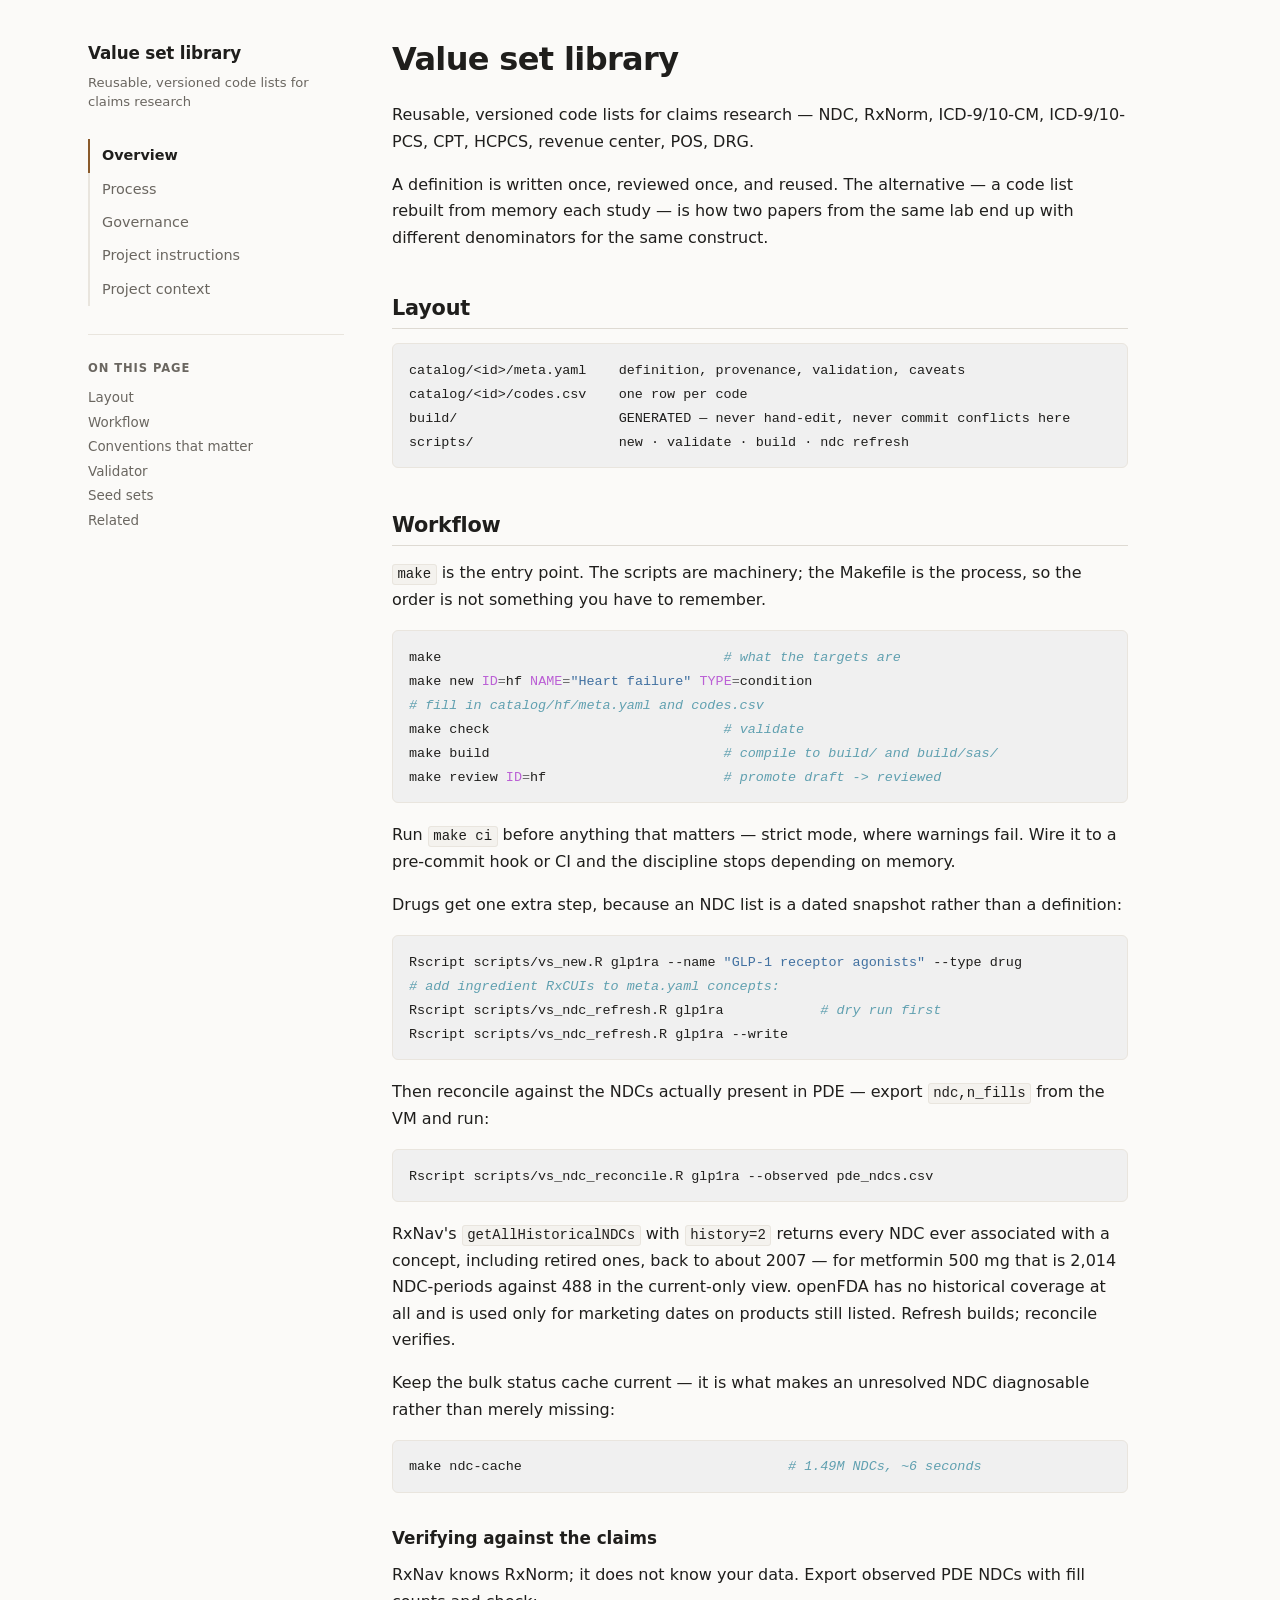
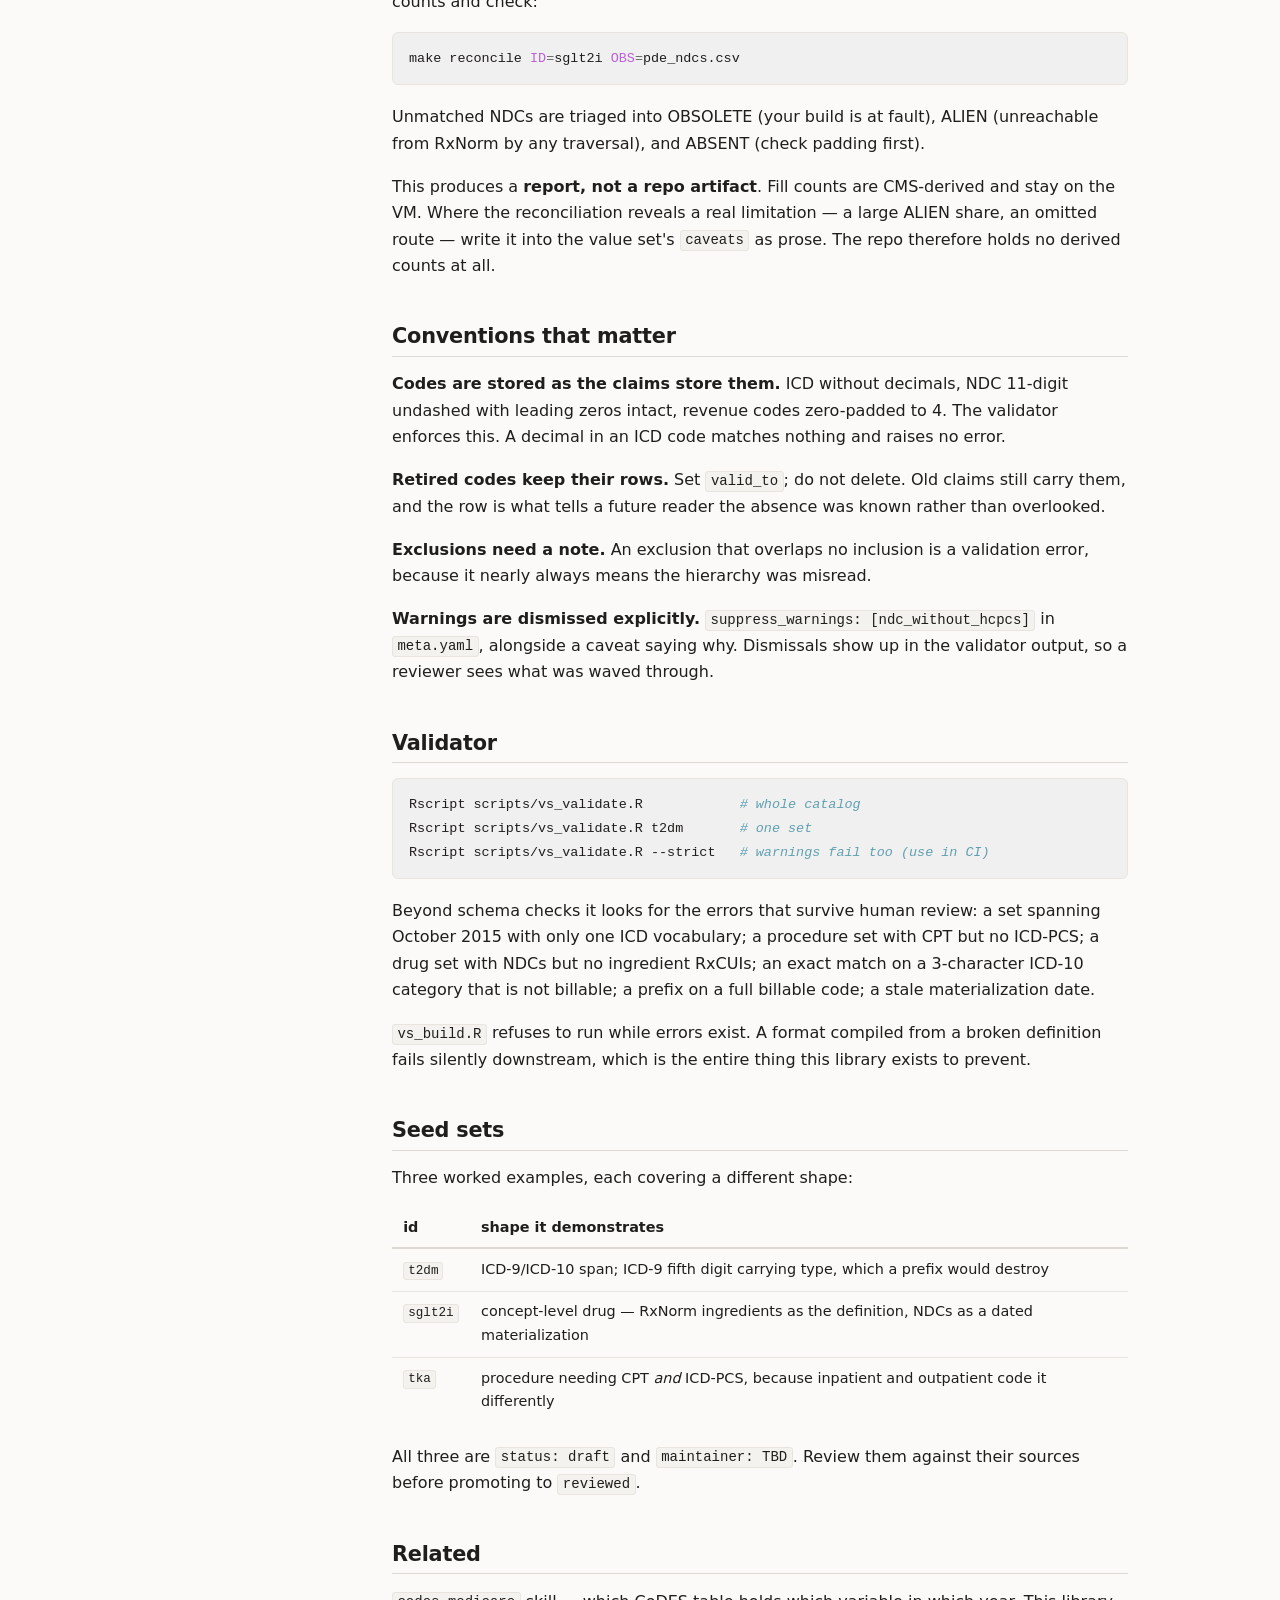
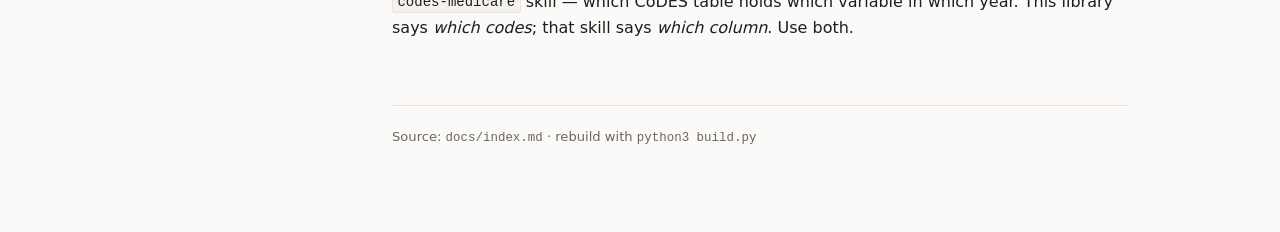
<file: index.html>
<!doctype html>
<html lang="en">
<head>
<meta charset="utf-8">
<meta name="viewport" content="width=device-width, initial-scale=1">
<title>Value set library</title>
<meta name="description" content="Reusable, versioned code lists for claims research — NDC, RxNorm, ICD-9/10-CM,">
<link rel="stylesheet" href="assets/style.css">
<link rel="stylesheet" href="assets/highlight.css">
<link rel="icon" href="data:image/svg+xml,<svg xmlns='http://www.w3.org/2000/svg' viewBox='0 0 16 16'><text y='13' font-size='14'>&#128203;</text></svg>">
</head>
<body>
<a class="skip" href="#main">Skip to content</a>
<div class="layout">
<header class="sidebar">
  <div class="brand">
    <a href="index.html">Value set library</a>
    <p>Reusable, versioned code lists for claims research</p>
  </div>
  <nav class="site-nav" aria-label="Site">
    <ul>
      <li><a href="index.html" class="current" aria-current="page">Overview</a></li>
      <li><a href="process.html">Process</a></li>
      <li><a href="governance.html">Governance</a></li>
      <li><a href="project-instructions.html">Project instructions</a></li>
      <li><a href="project-context.html">Project context</a></li>
    </ul>
  </nav>
  <nav class="page-toc" aria-label="On this page">
    <h2>On this page</h2>
    <ul>
      <li><a href="#layout">Layout</a></li>
      <li><a href="#workflow">Workflow</a></li>
      <li><a href="#conventions-that-matter">Conventions that matter</a></li>
      <li><a href="#validator">Validator</a></li>
      <li><a href="#seed-sets">Seed sets</a></li>
      <li><a href="#related">Related</a></li>
    </ul>
  </nav>

</header>
<main id="main">
  <article class="prose">
<h1 id="value-set-library">Value set library<a class="headerlink" href="#value-set-library" title="Link to this section">#</a></h1>
<p>Reusable, versioned code lists for claims research — NDC, RxNorm, ICD-9/10-CM,
ICD-9/10-PCS, CPT, HCPCS, revenue center, POS, DRG.</p>
<p>A definition is written once, reviewed once, and reused. The alternative — a
code list rebuilt from memory each study — is how two papers from the same lab
end up with different denominators for the same construct.</p>
<h2 id="layout">Layout<a class="headerlink" href="#layout" title="Link to this section">#</a></h2>
<div class="codehilite"><pre><span></span><code>catalog/&lt;id&gt;/meta.yaml    definition, provenance, validation, caveats
catalog/&lt;id&gt;/codes.csv    one row per code
build/                    GENERATED — never hand-edit, never commit conflicts here
scripts/                  new · validate · build · ndc refresh
</code></pre></div>

<h2 id="workflow">Workflow<a class="headerlink" href="#workflow" title="Link to this section">#</a></h2>
<p><code>make</code> is the entry point. The scripts are machinery; the Makefile is the
process, so the order is not something you have to remember.</p>
<div class="codehilite"><pre><span></span><code>make<span class="w">                                   </span><span class="c1"># what the targets are</span>
make<span class="w"> </span>new<span class="w"> </span><span class="nv">ID</span><span class="o">=</span>hf<span class="w"> </span><span class="nv">NAME</span><span class="o">=</span><span class="s2">"Heart failure"</span><span class="w"> </span><span class="nv">TYPE</span><span class="o">=</span>condition
<span class="c1"># fill in catalog/hf/meta.yaml and codes.csv</span>
make<span class="w"> </span>check<span class="w">                             </span><span class="c1"># validate</span>
make<span class="w"> </span>build<span class="w">                             </span><span class="c1"># compile to build/ and build/sas/</span>
make<span class="w"> </span>review<span class="w"> </span><span class="nv">ID</span><span class="o">=</span>hf<span class="w">                      </span><span class="c1"># promote draft -&gt; reviewed</span>
</code></pre></div>

<p>Run <code>make ci</code> before anything that matters — strict mode, where warnings fail.
Wire it to a pre-commit hook or CI and the discipline stops depending on
memory.</p>
<p>Drugs get one extra step, because an NDC list is a dated snapshot rather than a
definition:</p>
<div class="codehilite"><pre><span></span><code>Rscript<span class="w"> </span>scripts/vs_new.R<span class="w"> </span>glp1ra<span class="w"> </span>--name<span class="w"> </span><span class="s2">"GLP-1 receptor agonists"</span><span class="w"> </span>--type<span class="w"> </span>drug
<span class="c1"># add ingredient RxCUIs to meta.yaml concepts:</span>
Rscript<span class="w"> </span>scripts/vs_ndc_refresh.R<span class="w"> </span>glp1ra<span class="w">            </span><span class="c1"># dry run first</span>
Rscript<span class="w"> </span>scripts/vs_ndc_refresh.R<span class="w"> </span>glp1ra<span class="w"> </span>--write
</code></pre></div>

<p>Then reconcile against the NDCs actually present in PDE — export
<code>ndc,n_fills</code> from the VM and run:</p>
<div class="codehilite"><pre><span></span><code>Rscript<span class="w"> </span>scripts/vs_ndc_reconcile.R<span class="w"> </span>glp1ra<span class="w"> </span>--observed<span class="w"> </span>pde_ndcs.csv
</code></pre></div>

<p>RxNav's <code>getAllHistoricalNDCs</code> with <code>history=2</code> returns every NDC ever
associated with a concept, including retired ones, back to about 2007 — for
metformin 500 mg that is 2,014 NDC-periods against 488 in the current-only
view. openFDA has no historical coverage at all and is used only for marketing
dates on products still listed. Refresh builds; reconcile verifies.</p>
<p>Keep the bulk status cache current — it is what makes an unresolved NDC
diagnosable rather than merely missing:</p>
<div class="codehilite"><pre><span></span><code>make<span class="w"> </span>ndc-cache<span class="w">                                 </span><span class="c1"># 1.49M NDCs, ~6 seconds</span>
</code></pre></div>

<h3 id="verifying-against-the-claims">Verifying against the claims<a class="headerlink" href="#verifying-against-the-claims" title="Link to this section">#</a></h3>
<p>RxNav knows RxNorm; it does not know your data. Export observed PDE NDCs with
fill counts and check:</p>
<div class="codehilite"><pre><span></span><code>make<span class="w"> </span>reconcile<span class="w"> </span><span class="nv">ID</span><span class="o">=</span>sglt2i<span class="w"> </span><span class="nv">OBS</span><span class="o">=</span>pde_ndcs.csv
</code></pre></div>

<p>Unmatched NDCs are triaged into OBSOLETE (your build is at fault), ALIEN
(unreachable from RxNorm by any traversal), and ABSENT (check padding first).</p>
<p>This produces a <strong>report, not a repo artifact</strong>. Fill counts are CMS-derived
and stay on the VM. Where the reconciliation reveals a real limitation — a
large ALIEN share, an omitted route — write it into the value set's <code>caveats</code>
as prose. The repo therefore holds no derived counts at all.</p>
<h2 id="conventions-that-matter">Conventions that matter<a class="headerlink" href="#conventions-that-matter" title="Link to this section">#</a></h2>
<p><strong>Codes are stored as the claims store them.</strong> ICD without decimals, NDC
11-digit undashed with leading zeros intact, revenue codes zero-padded to 4.
The validator enforces this. A decimal in an ICD code matches nothing and
raises no error.</p>
<p><strong>Retired codes keep their rows.</strong> Set <code>valid_to</code>; do not delete. Old claims
still carry them, and the row is what tells a future reader the absence was
known rather than overlooked.</p>
<p><strong>Exclusions need a note.</strong> An exclusion that overlaps no inclusion is a
validation error, because it nearly always means the hierarchy was misread.</p>
<p><strong>Warnings are dismissed explicitly.</strong> <code>suppress_warnings: [ndc_without_hcpcs]</code>
in <code>meta.yaml</code>, alongside a caveat saying why. Dismissals show up in the
validator output, so a reviewer sees what was waved through.</p>
<h2 id="validator">Validator<a class="headerlink" href="#validator" title="Link to this section">#</a></h2>
<div class="codehilite"><pre><span></span><code>Rscript<span class="w"> </span>scripts/vs_validate.R<span class="w">            </span><span class="c1"># whole catalog</span>
Rscript<span class="w"> </span>scripts/vs_validate.R<span class="w"> </span>t2dm<span class="w">       </span><span class="c1"># one set</span>
Rscript<span class="w"> </span>scripts/vs_validate.R<span class="w"> </span>--strict<span class="w">   </span><span class="c1"># warnings fail too (use in CI)</span>
</code></pre></div>

<p>Beyond schema checks it looks for the errors that survive human review: a set
spanning October 2015 with only one ICD vocabulary; a procedure set with CPT
but no ICD-PCS; a drug set with NDCs but no ingredient RxCUIs; an exact match
on a 3-character ICD-10 category that is not billable; a prefix on a full
billable code; a stale materialization date.</p>
<p><code>vs_build.R</code> refuses to run while errors exist. A format compiled from a
broken definition fails silently downstream, which is the entire thing this
library exists to prevent.</p>
<h2 id="seed-sets">Seed sets<a class="headerlink" href="#seed-sets" title="Link to this section">#</a></h2>
<p>Three worked examples, each covering a different shape:</p>
<div class="table-scroll"><table>
<thead>
<tr>
<th>id</th>
<th>shape it demonstrates</th>
</tr>
</thead>
<tbody>
<tr>
<td><code>t2dm</code></td>
<td>ICD-9/ICD-10 span; ICD-9 fifth digit carrying type, which a prefix would destroy</td>
</tr>
<tr>
<td><code>sglt2i</code></td>
<td>concept-level drug — RxNorm ingredients as the definition, NDCs as a dated materialization</td>
</tr>
<tr>
<td><code>tka</code></td>
<td>procedure needing CPT <em>and</em> ICD-PCS, because inpatient and outpatient code it differently</td>
</tr>
</tbody>
</table></div>
<p>All three are <code>status: draft</code> and <code>maintainer: TBD</code>. Review them against their
sources before promoting to <code>reviewed</code>.</p>
<h2 id="related">Related<a class="headerlink" href="#related" title="Link to this section">#</a></h2>
<p><code>codes-medicare</code> skill — which CoDES table holds which variable in which year.
This library says <em>which codes</em>; that skill says <em>which column</em>. Use both.</p>
  </article>
  <footer class="page-footer">
    <p>Source: <code>docs/index.md</code> &middot; rebuild with <code>python3 build.py</code></p>
  </footer>
</main>
</div>
</body>
</html>
</file>
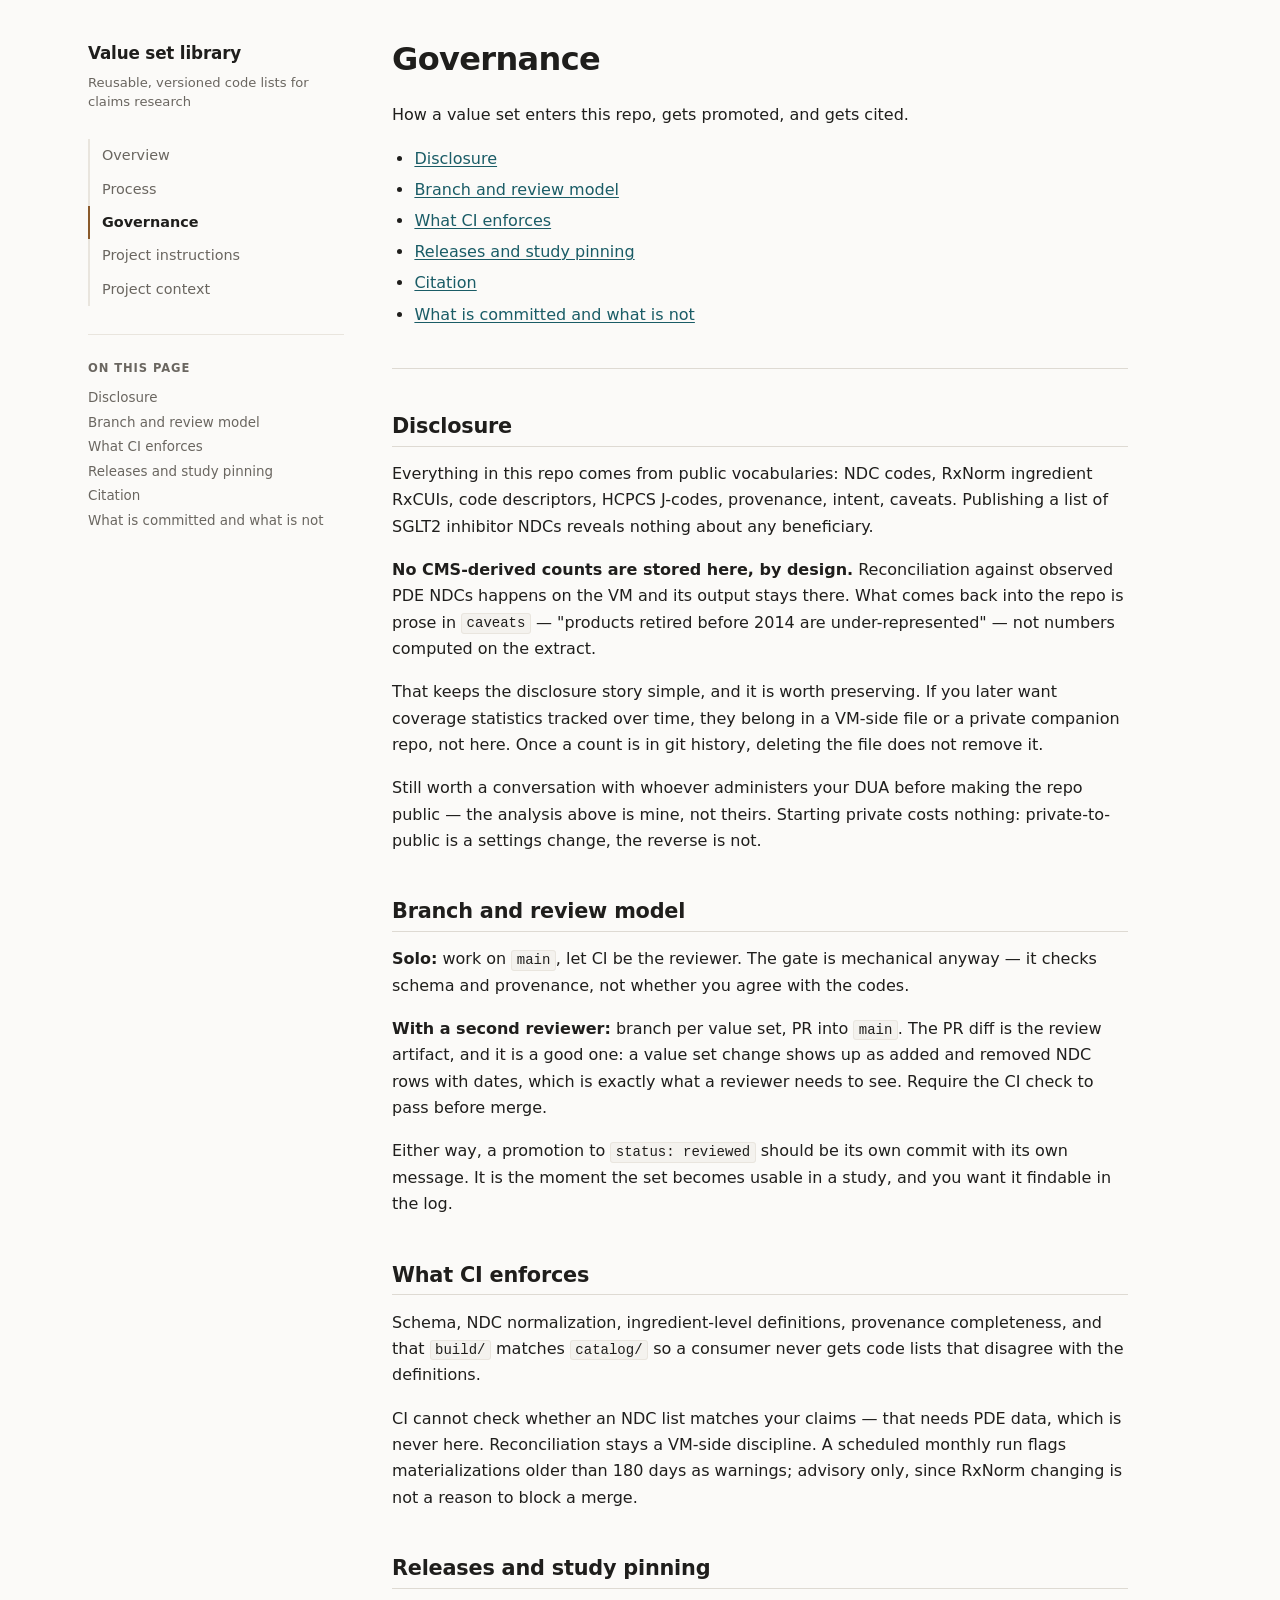
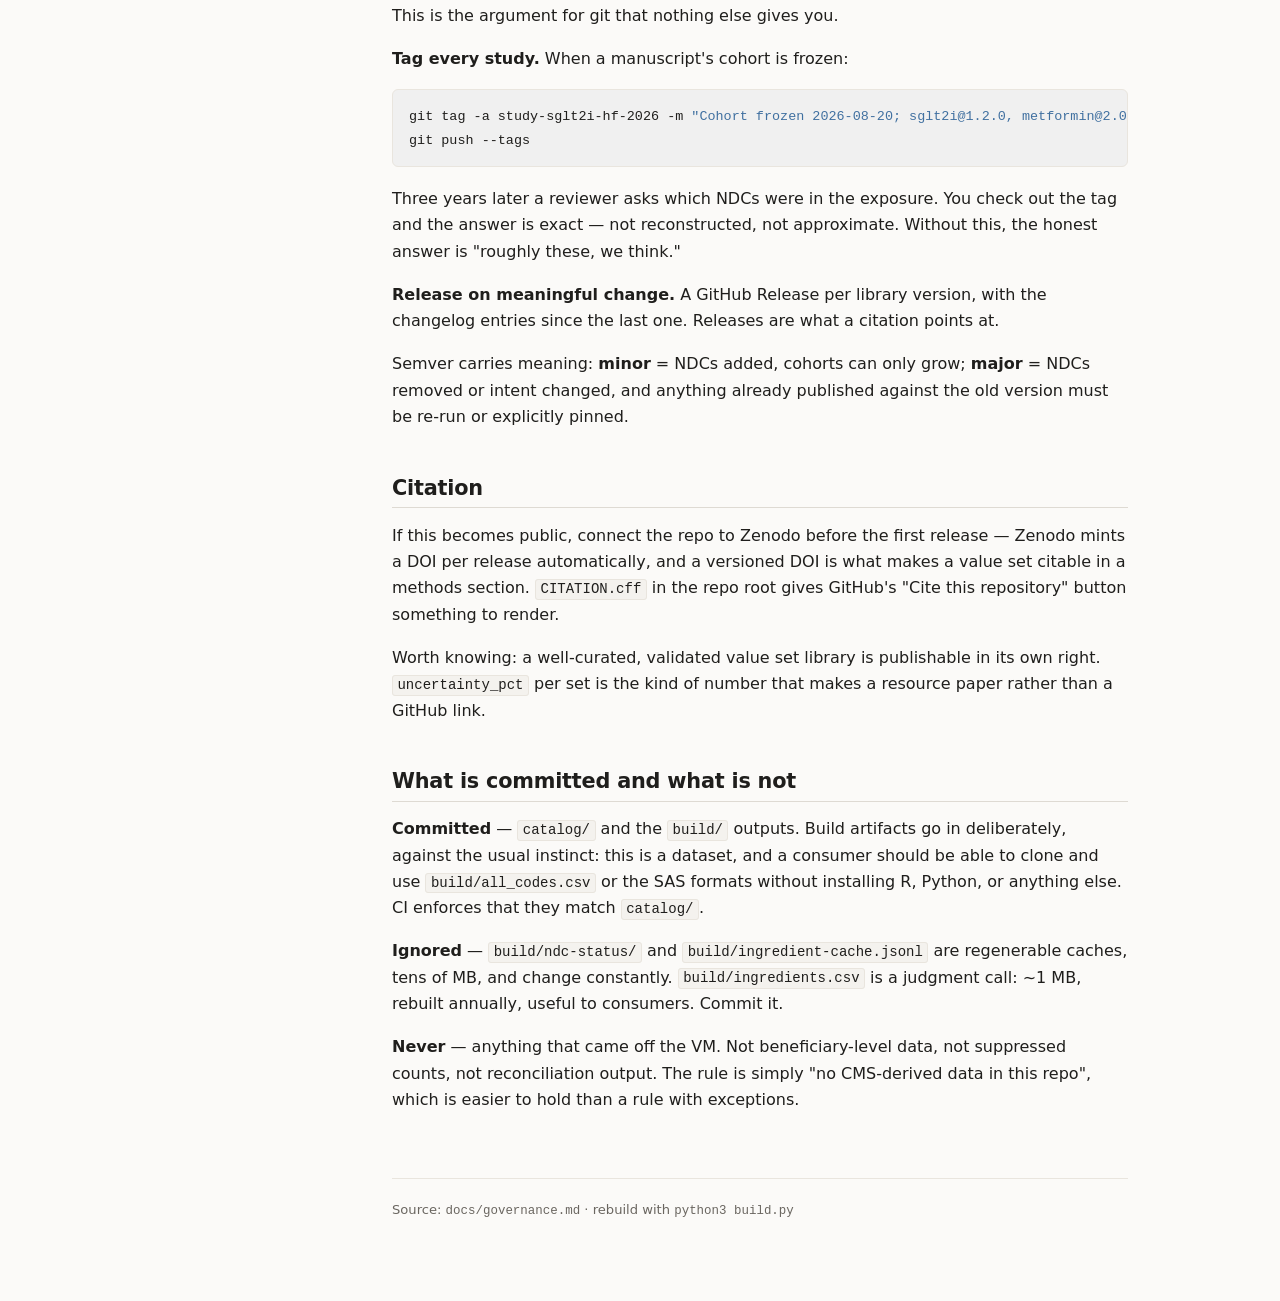
<file: governance.html>
<!doctype html>
<html lang="en">
<head>
<meta charset="utf-8">
<meta name="viewport" content="width=device-width, initial-scale=1">
<title>Governance — Value set library</title>
<meta name="description" content="How a value set enters this repo, gets promoted, and gets cited.">
<link rel="stylesheet" href="assets/style.css">
<link rel="stylesheet" href="assets/highlight.css">
<link rel="icon" href="data:image/svg+xml,<svg xmlns='http://www.w3.org/2000/svg' viewBox='0 0 16 16'><text y='13' font-size='14'>&#128203;</text></svg>">
</head>
<body>
<a class="skip" href="#main">Skip to content</a>
<div class="layout">
<header class="sidebar">
  <div class="brand">
    <a href="index.html">Value set library</a>
    <p>Reusable, versioned code lists for claims research</p>
  </div>
  <nav class="site-nav" aria-label="Site">
    <ul>
      <li><a href="index.html">Overview</a></li>
      <li><a href="process.html">Process</a></li>
      <li><a href="governance.html" class="current" aria-current="page">Governance</a></li>
      <li><a href="project-instructions.html">Project instructions</a></li>
      <li><a href="project-context.html">Project context</a></li>
    </ul>
  </nav>
  <nav class="page-toc" aria-label="On this page">
    <h2>On this page</h2>
    <ul>
      <li><a href="#disclosure">Disclosure</a></li>
      <li><a href="#branch-and-review-model">Branch and review model</a></li>
      <li><a href="#what-ci-enforces">What CI enforces</a></li>
      <li><a href="#releases-and-study-pinning">Releases and study pinning</a></li>
      <li><a href="#citation">Citation</a></li>
      <li><a href="#what-is-committed-and-what-is-not">What is committed and what is not</a></li>
    </ul>
  </nav>

</header>
<main id="main">
  <article class="prose">
<h1 id="governance">Governance<a class="headerlink" href="#governance" title="Link to this section">#</a></h1>
<p>How a value set enters this repo, gets promoted, and gets cited.</p>
<ul>
<li><a href="#disclosure">Disclosure</a></li>
<li><a href="#branch-and-review-model">Branch and review model</a></li>
<li><a href="#what-ci-enforces">What CI enforces</a></li>
<li><a href="#releases-and-study-pinning">Releases and study pinning</a></li>
<li><a href="#citation">Citation</a></li>
<li><a href="#what-is-committed-and-what-is-not">What is committed and what is not</a></li>
</ul>
<hr />
<h2 id="disclosure">Disclosure<a class="headerlink" href="#disclosure" title="Link to this section">#</a></h2>
<p>Everything in this repo comes from public vocabularies: NDC codes, RxNorm
ingredient RxCUIs, code descriptors, HCPCS J-codes, provenance, intent,
caveats. Publishing a list of SGLT2 inhibitor NDCs reveals nothing about any
beneficiary.</p>
<p><strong>No CMS-derived counts are stored here, by design.</strong> Reconciliation against
observed PDE NDCs happens on the VM and its output stays there. What comes back
into the repo is prose in <code>caveats</code> — "products retired before 2014 are
under-represented" — not numbers computed on the extract.</p>
<p>That keeps the disclosure story simple, and it is worth preserving. If you
later want coverage statistics tracked over time, they belong in a VM-side file
or a private companion repo, not here. Once a count is in git history, deleting
the file does not remove it.</p>
<p>Still worth a conversation with whoever administers your DUA before making the
repo public — the analysis above is mine, not theirs. Starting private costs
nothing: private-to-public is a settings change, the reverse is not.</p>
<h2 id="branch-and-review-model">Branch and review model<a class="headerlink" href="#branch-and-review-model" title="Link to this section">#</a></h2>
<p><strong>Solo:</strong> work on <code>main</code>, let CI be the reviewer. The gate is mechanical
anyway — it checks schema and provenance, not whether you agree with the codes.</p>
<p><strong>With a second reviewer:</strong> branch per value set, PR into <code>main</code>. The PR diff
is the review artifact, and it is a good one: a value set change shows up as
added and removed NDC rows with dates, which is exactly what a reviewer needs
to see. Require the CI check to pass before merge.</p>
<p>Either way, a promotion to <code>status: reviewed</code> should be its own commit with
its own message. It is the moment the set becomes usable in a study, and you
want it findable in the log.</p>
<h2 id="what-ci-enforces">What CI enforces<a class="headerlink" href="#what-ci-enforces" title="Link to this section">#</a></h2>
<p>Schema, NDC normalization, ingredient-level definitions, provenance
completeness, and that <code>build/</code> matches <code>catalog/</code> so a consumer never gets
code lists that disagree with the definitions.</p>
<p>CI cannot check whether an NDC list matches your claims — that needs PDE data,
which is never here. Reconciliation stays a VM-side discipline. A scheduled
monthly run flags materializations older than 180 days as warnings; advisory
only, since RxNorm changing is not a reason to block a merge.</p>
<h2 id="releases-and-study-pinning">Releases and study pinning<a class="headerlink" href="#releases-and-study-pinning" title="Link to this section">#</a></h2>
<p>This is the argument for git that nothing else gives you.</p>
<p><strong>Tag every study.</strong> When a manuscript's cohort is frozen:</p>
<div class="codehilite"><pre><span></span><code>git<span class="w"> </span>tag<span class="w"> </span>-a<span class="w"> </span>study-sglt2i-hf-2026<span class="w"> </span>-m<span class="w"> </span><span class="s2">"Cohort frozen 2026-08-20; sglt2i@1.2.0, metformin@2.0.1"</span>
git<span class="w"> </span>push<span class="w"> </span>--tags
</code></pre></div>

<p>Three years later a reviewer asks which NDCs were in the exposure. You check
out the tag and the answer is exact — not reconstructed, not approximate.
Without this, the honest answer is "roughly these, we think."</p>
<p><strong>Release on meaningful change.</strong> A GitHub Release per library version, with
the changelog entries since the last one. Releases are what a citation points
at.</p>
<p>Semver carries meaning: <strong>minor</strong> = NDCs added, cohorts can only grow; <strong>major</strong>
= NDCs removed or intent changed, and anything already published against the
old version must be re-run or explicitly pinned.</p>
<h2 id="citation">Citation<a class="headerlink" href="#citation" title="Link to this section">#</a></h2>
<p>If this becomes public, connect the repo to Zenodo before the first release —
Zenodo mints a DOI per release automatically, and a versioned DOI is what makes
a value set citable in a methods section. <code>CITATION.cff</code> in the repo root gives
GitHub's "Cite this repository" button something to render.</p>
<p>Worth knowing: a well-curated, validated value set library is publishable in
its own right. <code>uncertainty_pct</code> per set is the kind of number that makes a
resource paper rather than a GitHub link.</p>
<h2 id="what-is-committed-and-what-is-not">What is committed and what is not<a class="headerlink" href="#what-is-committed-and-what-is-not" title="Link to this section">#</a></h2>
<p><strong>Committed</strong> — <code>catalog/</code> and the <code>build/</code> outputs. Build artifacts go in deliberately, against
the usual instinct: this is a dataset, and a consumer should be able to clone
and use <code>build/all_codes.csv</code> or the SAS formats without installing R, Python,
or anything else. CI enforces that they match <code>catalog/</code>.</p>
<p><strong>Ignored</strong> — <code>build/ndc-status/</code> and <code>build/ingredient-cache.jsonl</code> are
regenerable caches, tens of MB, and change constantly. <code>build/ingredients.csv</code>
is a judgment call: ~1 MB, rebuilt annually, useful to consumers. Commit it.</p>
<p><strong>Never</strong> — anything that came off the VM. Not beneficiary-level data, not
suppressed counts, not reconciliation output. The rule is simply "no CMS-derived
data in this repo", which is easier to hold than a rule with exceptions.</p>
  </article>
  <footer class="page-footer">
    <p>Source: <code>docs/governance.md</code> &middot; rebuild with <code>python3 build.py</code></p>
  </footer>
</main>
</div>
</body>
</html>
</file>
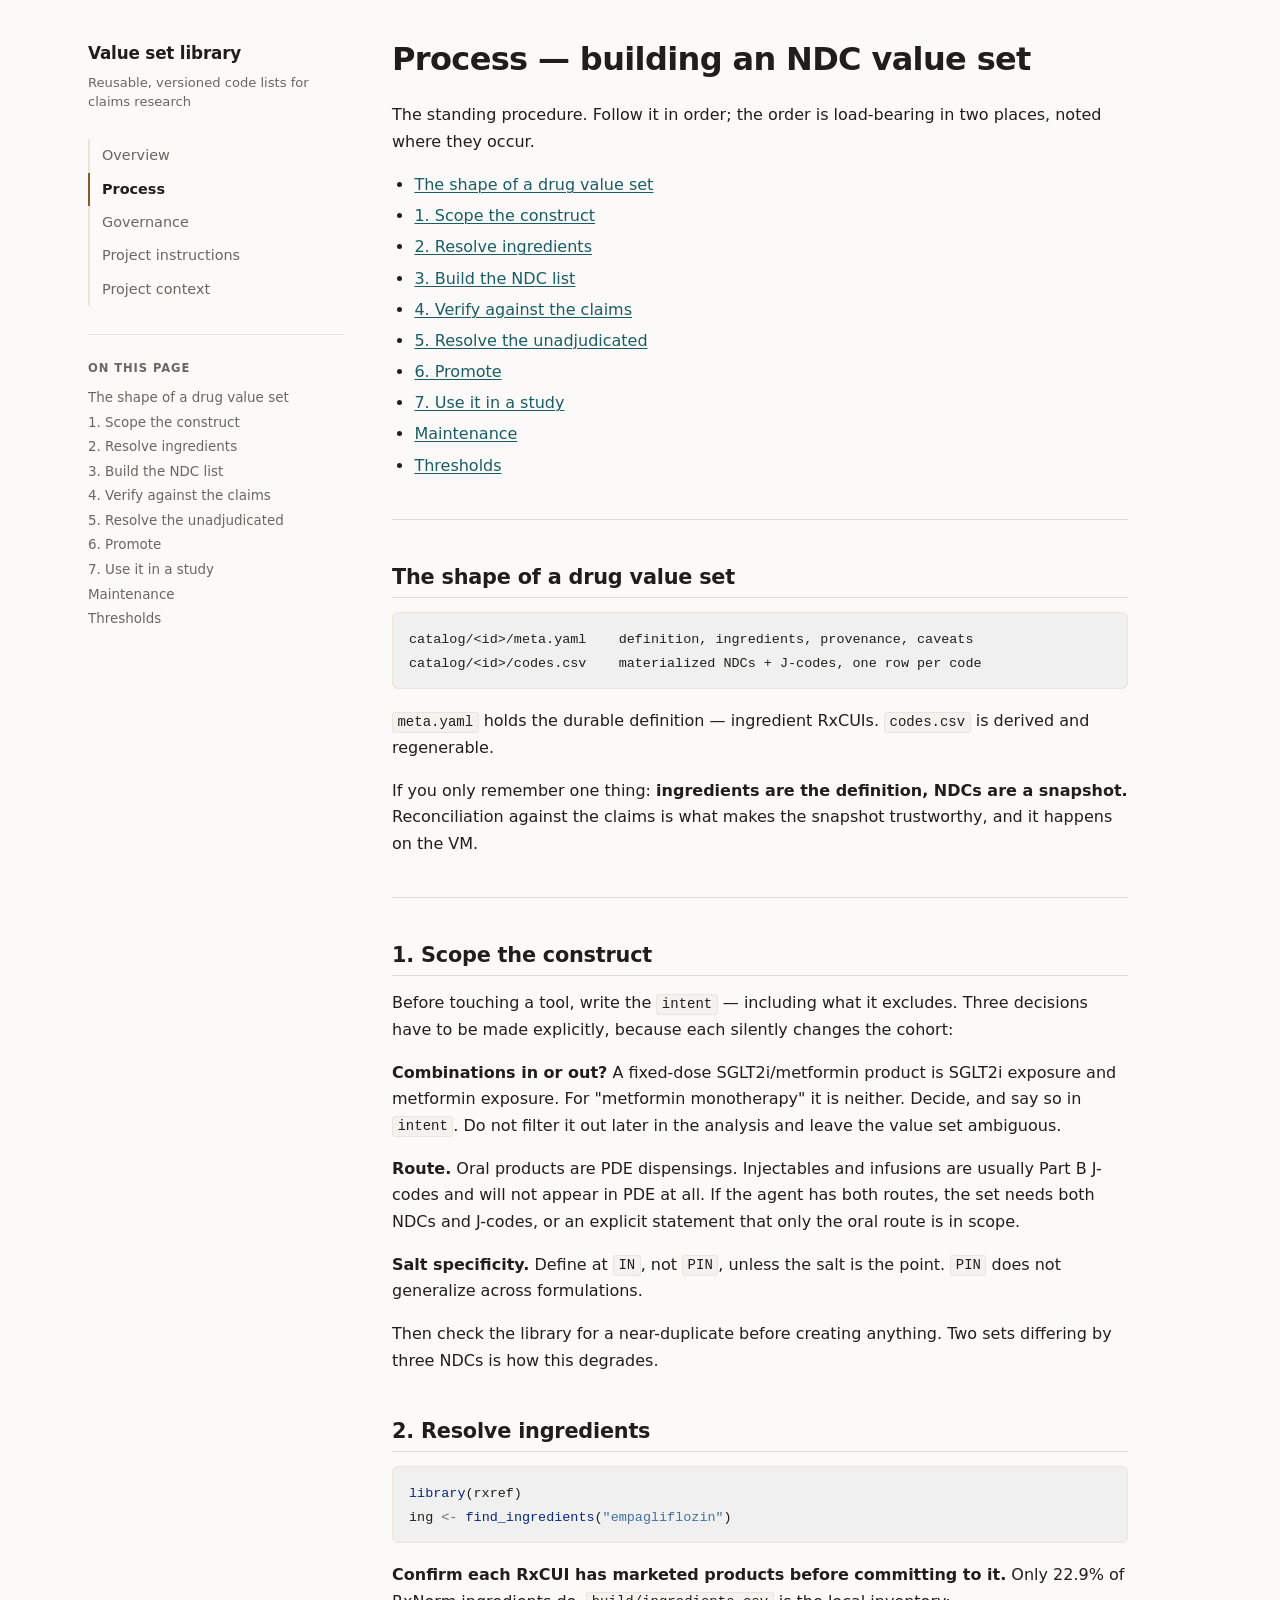
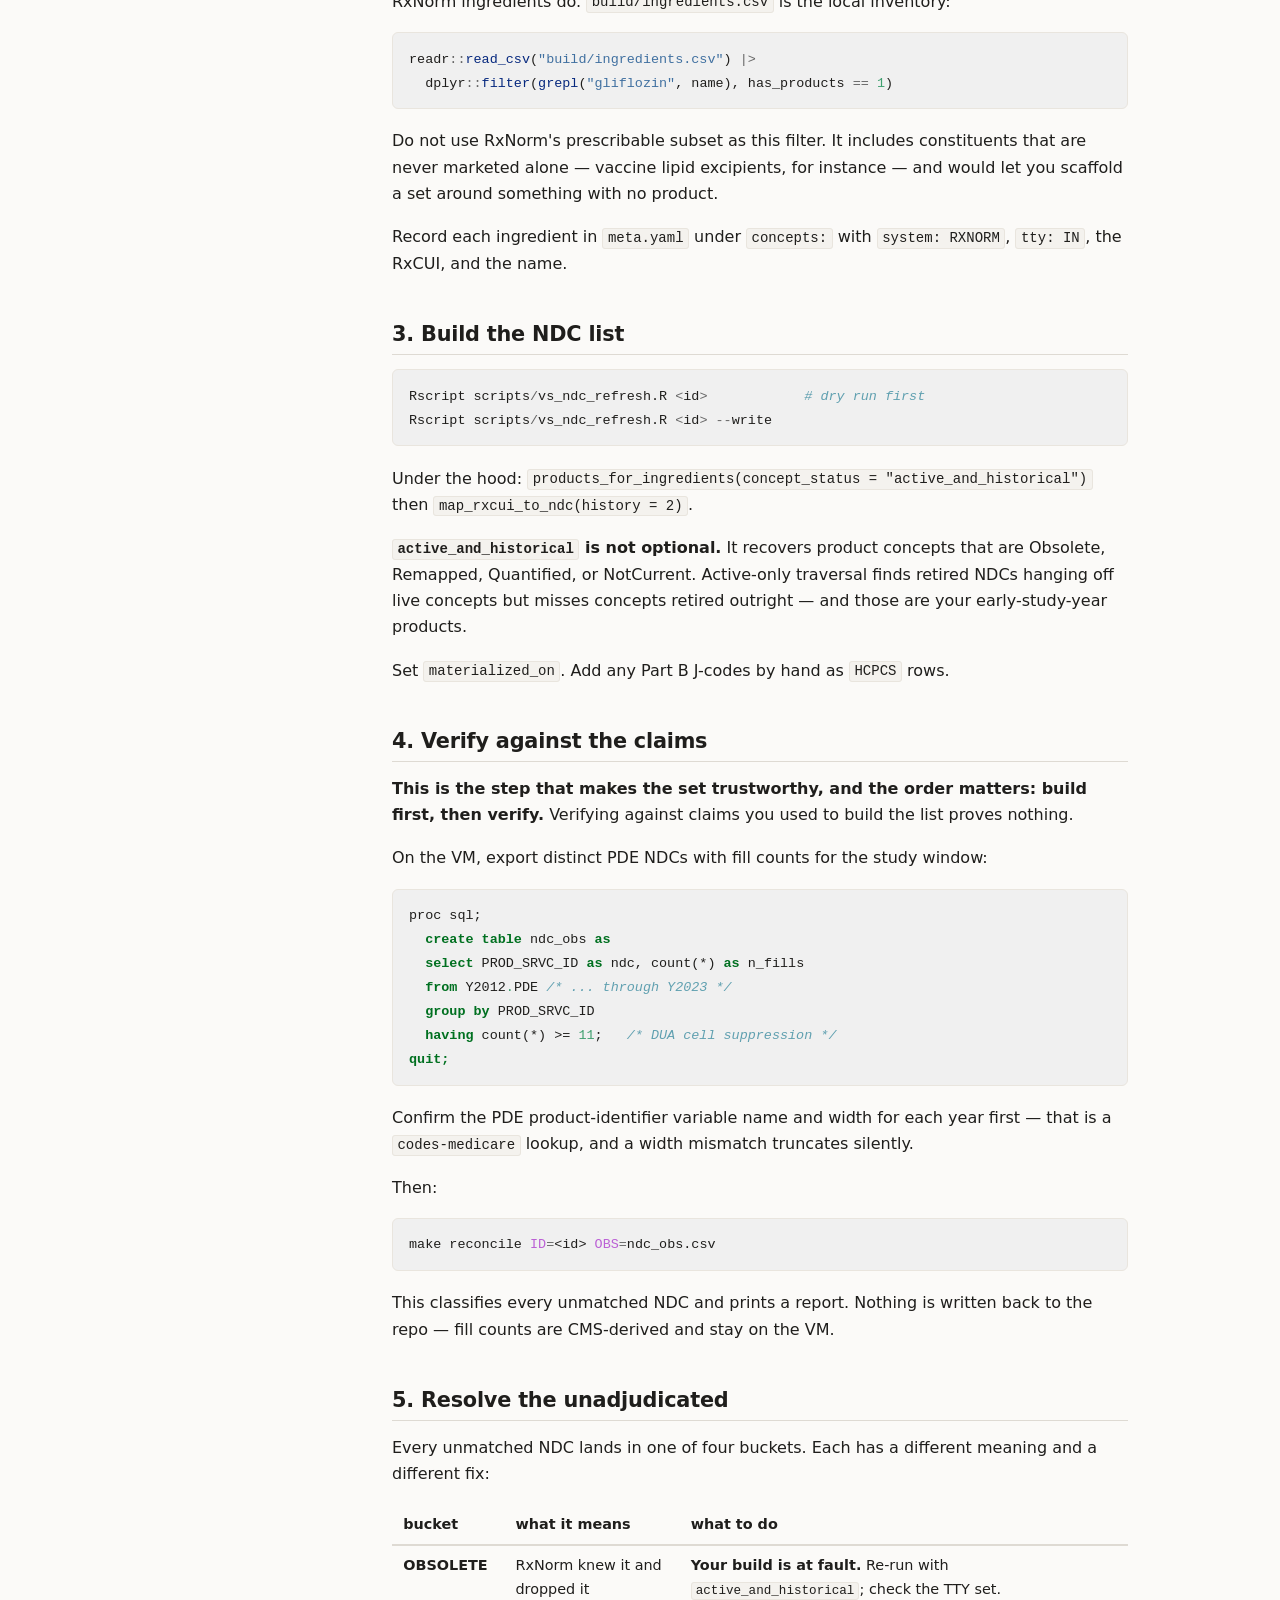
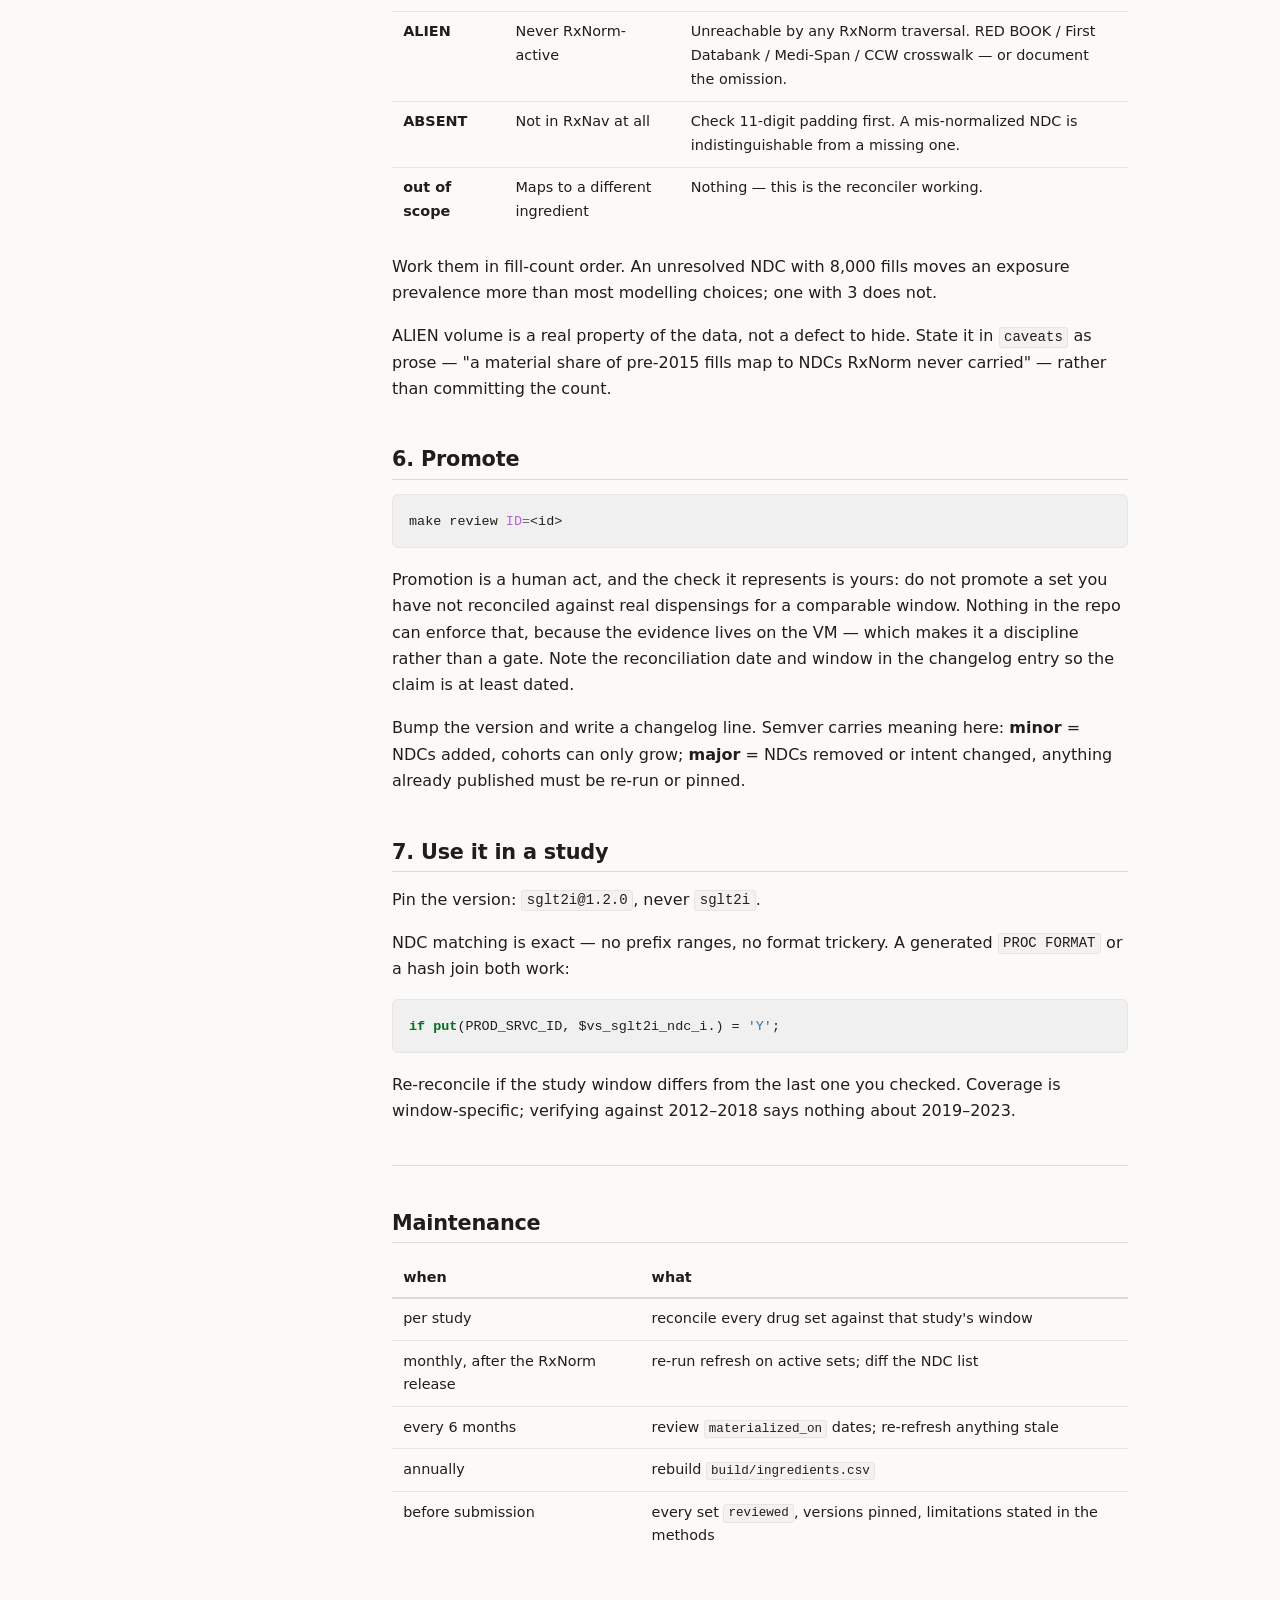
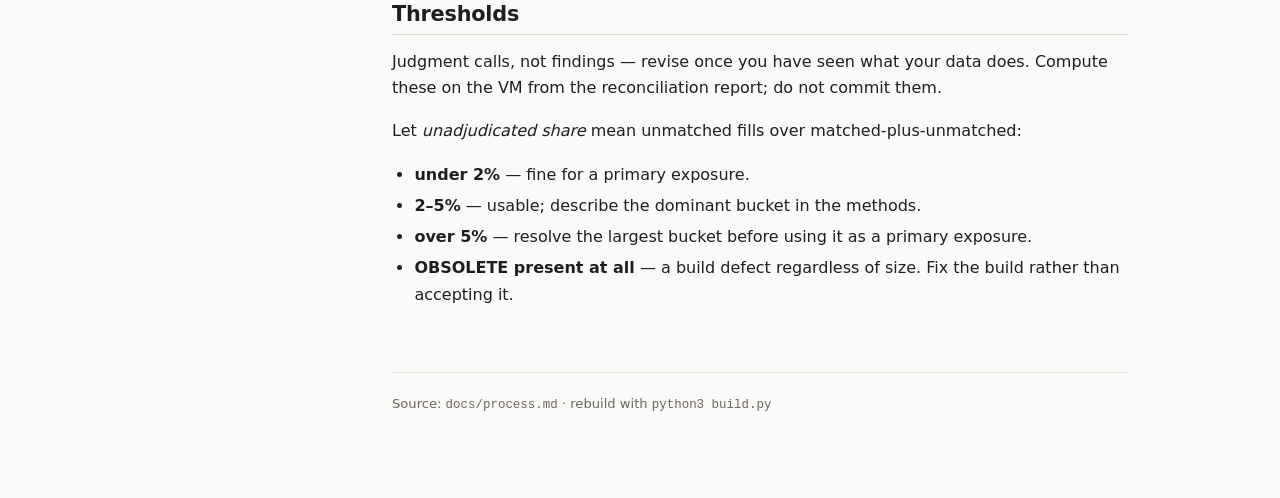
<file: process.html>
<!doctype html>
<html lang="en">
<head>
<meta charset="utf-8">
<meta name="viewport" content="width=device-width, initial-scale=1">
<title>Process — building an NDC value set — Value set library</title>
<meta name="description" content="The standing procedure. Follow it in order; the order is load-bearing in two">
<link rel="stylesheet" href="assets/style.css">
<link rel="stylesheet" href="assets/highlight.css">
<link rel="icon" href="data:image/svg+xml,<svg xmlns='http://www.w3.org/2000/svg' viewBox='0 0 16 16'><text y='13' font-size='14'>&#128203;</text></svg>">
</head>
<body>
<a class="skip" href="#main">Skip to content</a>
<div class="layout">
<header class="sidebar">
  <div class="brand">
    <a href="index.html">Value set library</a>
    <p>Reusable, versioned code lists for claims research</p>
  </div>
  <nav class="site-nav" aria-label="Site">
    <ul>
      <li><a href="index.html">Overview</a></li>
      <li><a href="process.html" class="current" aria-current="page">Process</a></li>
      <li><a href="governance.html">Governance</a></li>
      <li><a href="project-instructions.html">Project instructions</a></li>
      <li><a href="project-context.html">Project context</a></li>
    </ul>
  </nav>
  <nav class="page-toc" aria-label="On this page">
    <h2>On this page</h2>
    <ul>
      <li><a href="#the-shape-of-a-drug-value-set">The shape of a drug value set</a></li>
      <li><a href="#1-scope-the-construct">1. Scope the construct</a></li>
      <li><a href="#2-resolve-ingredients">2. Resolve ingredients</a></li>
      <li><a href="#3-build-the-ndc-list">3. Build the NDC list</a></li>
      <li><a href="#4-verify-against-the-claims">4. Verify against the claims</a></li>
      <li><a href="#5-resolve-the-unadjudicated">5. Resolve the unadjudicated</a></li>
      <li><a href="#6-promote">6. Promote</a></li>
      <li><a href="#7-use-it-in-a-study">7. Use it in a study</a></li>
      <li><a href="#maintenance">Maintenance</a></li>
      <li><a href="#thresholds">Thresholds</a></li>
    </ul>
  </nav>

</header>
<main id="main">
  <article class="prose">
<h1 id="process-building-an-ndc-value-set">Process — building an NDC value set<a class="headerlink" href="#process-building-an-ndc-value-set" title="Link to this section">#</a></h1>
<p>The standing procedure. Follow it in order; the order is load-bearing in two
places, noted where they occur.</p>
<ul>
<li><a href="#the-shape-of-a-drug-value-set">The shape of a drug value set</a></li>
<li><a href="#1-scope-the-construct">1. Scope the construct</a></li>
<li><a href="#2-resolve-ingredients">2. Resolve ingredients</a></li>
<li><a href="#3-build-the-ndc-list">3. Build the NDC list</a></li>
<li><a href="#4-verify-against-the-claims">4. Verify against the claims</a></li>
<li><a href="#5-resolve-the-unadjudicated">5. Resolve the unadjudicated</a></li>
<li><a href="#6-promote">6. Promote</a></li>
<li><a href="#7-use-it-in-a-study">7. Use it in a study</a></li>
<li><a href="#maintenance">Maintenance</a></li>
<li><a href="#thresholds">Thresholds</a></li>
</ul>
<hr />
<h2 id="the-shape-of-a-drug-value-set">The shape of a drug value set<a class="headerlink" href="#the-shape-of-a-drug-value-set" title="Link to this section">#</a></h2>
<div class="codehilite"><pre><span></span><code>catalog/&lt;id&gt;/meta.yaml    definition, ingredients, provenance, caveats
catalog/&lt;id&gt;/codes.csv    materialized NDCs + J-codes, one row per code
</code></pre></div>

<p><code>meta.yaml</code> holds the durable definition — ingredient RxCUIs. <code>codes.csv</code> is
derived and regenerable.</p>
<p>If you only remember one thing: <strong>ingredients are the definition, NDCs are a
snapshot.</strong> Reconciliation against the claims is what makes the snapshot
trustworthy, and it happens on the VM.</p>
<hr />
<h2 id="1-scope-the-construct">1. Scope the construct<a class="headerlink" href="#1-scope-the-construct" title="Link to this section">#</a></h2>
<p>Before touching a tool, write the <code>intent</code> — including what it excludes. Three
decisions have to be made explicitly, because each silently changes the cohort:</p>
<p><strong>Combinations in or out?</strong> A fixed-dose SGLT2i/metformin product is SGLT2i
exposure and metformin exposure. For "metformin monotherapy" it is neither.
Decide, and say so in <code>intent</code>. Do not filter it out later in the analysis and
leave the value set ambiguous.</p>
<p><strong>Route.</strong> Oral products are PDE dispensings. Injectables and infusions are
usually Part B J-codes and will not appear in PDE at all. If the agent has both
routes, the set needs both NDCs and J-codes, or an explicit statement that only
the oral route is in scope.</p>
<p><strong>Salt specificity.</strong> Define at <code>IN</code>, not <code>PIN</code>, unless the salt is the point.
<code>PIN</code> does not generalize across formulations.</p>
<p>Then check the library for a near-duplicate before creating anything. Two sets
differing by three NDCs is how this degrades.</p>
<h2 id="2-resolve-ingredients">2. Resolve ingredients<a class="headerlink" href="#2-resolve-ingredients" title="Link to this section">#</a></h2>
<div class="codehilite"><pre><span></span><code><span class="nf">library</span><span class="p">(</span><span class="n">rxref</span><span class="p">)</span>
<span class="n">ing</span><span class="w"> </span><span class="o">&lt;-</span><span class="w"> </span><span class="nf">find_ingredients</span><span class="p">(</span><span class="s">"empagliflozin"</span><span class="p">)</span>
</code></pre></div>

<p><strong>Confirm each RxCUI has marketed products before committing to it.</strong> Only 22.9%
of RxNorm ingredients do. <code>build/ingredients.csv</code> is the local inventory:</p>
<div class="codehilite"><pre><span></span><code><span class="n">readr</span><span class="o">::</span><span class="nf">read_csv</span><span class="p">(</span><span class="s">"build/ingredients.csv"</span><span class="p">)</span><span class="w"> </span><span class="o">|&gt;</span>
<span class="w">  </span><span class="n">dplyr</span><span class="o">::</span><span class="nf">filter</span><span class="p">(</span><span class="nf">grepl</span><span class="p">(</span><span class="s">"gliflozin"</span><span class="p">,</span><span class="w"> </span><span class="n">name</span><span class="p">),</span><span class="w"> </span><span class="n">has_products</span><span class="w"> </span><span class="o">==</span><span class="w"> </span><span class="m">1</span><span class="p">)</span>
</code></pre></div>

<p>Do not use RxNorm's prescribable subset as this filter. It includes constituents
that are never marketed alone — vaccine lipid excipients, for instance — and
would let you scaffold a set around something with no product.</p>
<p>Record each ingredient in <code>meta.yaml</code> under <code>concepts:</code> with <code>system: RXNORM</code>,
<code>tty: IN</code>, the RxCUI, and the name.</p>
<h2 id="3-build-the-ndc-list">3. Build the NDC list<a class="headerlink" href="#3-build-the-ndc-list" title="Link to this section">#</a></h2>
<div class="codehilite"><pre><span></span><code><span class="n">Rscript</span><span class="w"> </span><span class="n">scripts</span><span class="o">/</span><span class="n">vs_ndc_refresh.R</span><span class="w"> </span><span class="o">&lt;</span><span class="n">id</span><span class="o">&gt;</span><span class="w">            </span><span class="c1"># dry run first</span>
<span class="n">Rscript</span><span class="w"> </span><span class="n">scripts</span><span class="o">/</span><span class="n">vs_ndc_refresh.R</span><span class="w"> </span><span class="o">&lt;</span><span class="n">id</span><span class="o">&gt;</span><span class="w"> </span><span class="o">--</span><span class="n">write</span>
</code></pre></div>

<p>Under the hood: <code>products_for_ingredients(concept_status =
"active_and_historical")</code> then <code>map_rxcui_to_ndc(history = 2)</code>.</p>
<p><strong><code>active_and_historical</code> is not optional.</strong> It recovers product concepts that
are Obsolete, Remapped, Quantified, or NotCurrent. Active-only traversal finds
retired NDCs hanging off live concepts but misses concepts retired outright —
and those are your early-study-year products.</p>
<p>Set <code>materialized_on</code>. Add any Part B J-codes by hand as <code>HCPCS</code> rows.</p>
<h2 id="4-verify-against-the-claims">4. Verify against the claims<a class="headerlink" href="#4-verify-against-the-claims" title="Link to this section">#</a></h2>
<p><strong>This is the step that makes the set trustworthy, and the order matters: build
first, then verify.</strong> Verifying against claims you used to build the list proves
nothing.</p>
<p>On the VM, export distinct PDE NDCs with fill counts for the study window:</p>
<div class="codehilite"><pre><span></span><code>proc sql;
  <span class="k">create</span> <span class="k">table</span> ndc_obs <span class="k">as</span>
  <span class="k">select</span> PROD_SRVC_ID <span class="k">as</span> ndc, count(*) <span class="k">as</span> n_fills
  <span class="k">from</span> Y2012<span class="m">.</span>PDE <span class="c">/* ... through Y2023 */</span>
  <span class="k">group</span> <span class="k">by</span> PROD_SRVC_ID
  <span class="k">having</span> count(*) &gt;= <span class="m">11</span>;   <span class="c">/* DUA cell suppression */</span>
<span class="kr">quit;</span>
</code></pre></div>

<p>Confirm the PDE product-identifier variable name and width for each year first —
that is a <code>codes-medicare</code> lookup, and a width mismatch truncates silently.</p>
<p>Then:</p>
<div class="codehilite"><pre><span></span><code>make<span class="w"> </span>reconcile<span class="w"> </span><span class="nv">ID</span><span class="o">=</span>&lt;id&gt;<span class="w"> </span><span class="nv">OBS</span><span class="o">=</span>ndc_obs.csv
</code></pre></div>

<p>This classifies every unmatched NDC and prints a report. Nothing is written
back to the repo — fill counts are CMS-derived and stay on the VM.</p>
<h2 id="5-resolve-the-unadjudicated">5. Resolve the unadjudicated<a class="headerlink" href="#5-resolve-the-unadjudicated" title="Link to this section">#</a></h2>
<p>Every unmatched NDC lands in one of four buckets. Each has a different meaning
and a different fix:</p>
<div class="table-scroll"><table>
<thead>
<tr>
<th>bucket</th>
<th>what it means</th>
<th>what to do</th>
</tr>
</thead>
<tbody>
<tr>
<td><strong>OBSOLETE</strong></td>
<td>RxNorm knew it and dropped it</td>
<td><strong>Your build is at fault.</strong> Re-run with <code>active_and_historical</code>; check the TTY set.</td>
</tr>
<tr>
<td><strong>ALIEN</strong></td>
<td>Never RxNorm-active</td>
<td>Unreachable by any RxNorm traversal. RED BOOK / First Databank / Medi-Span / CCW crosswalk — or document the omission.</td>
</tr>
<tr>
<td><strong>ABSENT</strong></td>
<td>Not in RxNav at all</td>
<td>Check 11-digit padding first. A mis-normalized NDC is indistinguishable from a missing one.</td>
</tr>
<tr>
<td><strong>out of scope</strong></td>
<td>Maps to a different ingredient</td>
<td>Nothing — this is the reconciler working.</td>
</tr>
</tbody>
</table></div>
<p>Work them in fill-count order. An unresolved NDC with 8,000 fills moves an
exposure prevalence more than most modelling choices; one with 3 does not.</p>
<p>ALIEN volume is a real property of the data, not a defect to hide. State it in
<code>caveats</code> as prose — "a material share of pre-2015 fills map to NDCs RxNorm
never carried" — rather than committing the count.</p>
<h2 id="6-promote">6. Promote<a class="headerlink" href="#6-promote" title="Link to this section">#</a></h2>
<div class="codehilite"><pre><span></span><code>make<span class="w"> </span>review<span class="w"> </span><span class="nv">ID</span><span class="o">=</span>&lt;id&gt;
</code></pre></div>

<p>Promotion is a human act, and the check it represents is yours: do not promote
a set you have not reconciled against real dispensings for a comparable window.
Nothing in the repo can enforce that, because the evidence lives on the VM —
which makes it a discipline rather than a gate. Note the reconciliation date
and window in the changelog entry so the claim is at least dated.</p>
<p>Bump the version and write a changelog line. Semver carries meaning here:
<strong>minor</strong> = NDCs added, cohorts can only grow; <strong>major</strong> = NDCs removed or
intent changed, anything already published must be re-run or pinned.</p>
<h2 id="7-use-it-in-a-study">7. Use it in a study<a class="headerlink" href="#7-use-it-in-a-study" title="Link to this section">#</a></h2>
<p>Pin the version: <code>sglt2i@1.2.0</code>, never <code>sglt2i</code>.</p>
<p>NDC matching is exact — no prefix ranges, no format trickery. A generated
<code>PROC FORMAT</code> or a hash join both work:</p>
<div class="codehilite"><pre><span></span><code><span class="k">if</span> <span class="k">put</span>(PROD_SRVC_ID, $vs_sglt2i_ndc_i.) = <span class="s">'Y'</span>;
</code></pre></div>

<p>Re-reconcile if the study window differs from the last one you checked.
Coverage is window-specific; verifying against 2012–2018 says nothing about
2019–2023.</p>
<hr />
<h2 id="maintenance">Maintenance<a class="headerlink" href="#maintenance" title="Link to this section">#</a></h2>
<div class="table-scroll"><table>
<thead>
<tr>
<th>when</th>
<th>what</th>
</tr>
</thead>
<tbody>
<tr>
<td>per study</td>
<td>reconcile every drug set against that study's window</td>
</tr>
<tr>
<td>monthly, after the RxNorm release</td>
<td>re-run refresh on active sets; diff the NDC list</td>
</tr>
<tr>
<td>every 6 months</td>
<td>review <code>materialized_on</code> dates; re-refresh anything stale</td>
</tr>
<tr>
<td>annually</td>
<td>rebuild <code>build/ingredients.csv</code></td>
</tr>
<tr>
<td>before submission</td>
<td>every set <code>reviewed</code>, versions pinned, limitations stated in the methods</td>
</tr>
</tbody>
</table></div>
<h2 id="thresholds">Thresholds<a class="headerlink" href="#thresholds" title="Link to this section">#</a></h2>
<p>Judgment calls, not findings — revise once you have seen what your data does.
Compute these on the VM from the reconciliation report; do not commit them.</p>
<p>Let <em>unadjudicated share</em> mean unmatched fills over matched-plus-unmatched:</p>
<ul>
<li><strong>under 2%</strong> — fine for a primary exposure.</li>
<li><strong>2–5%</strong> — usable; describe the dominant bucket in the methods.</li>
<li><strong>over 5%</strong> — resolve the largest bucket before using it as a primary
  exposure.</li>
<li><strong>OBSOLETE present at all</strong> — a build defect regardless of size. Fix the
  build rather than accepting it.</li>
</ul>
  </article>
  <footer class="page-footer">
    <p>Source: <code>docs/process.md</code> &middot; rebuild with <code>python3 build.py</code></p>
  </footer>
</main>
</div>
</body>
</html>
</file>
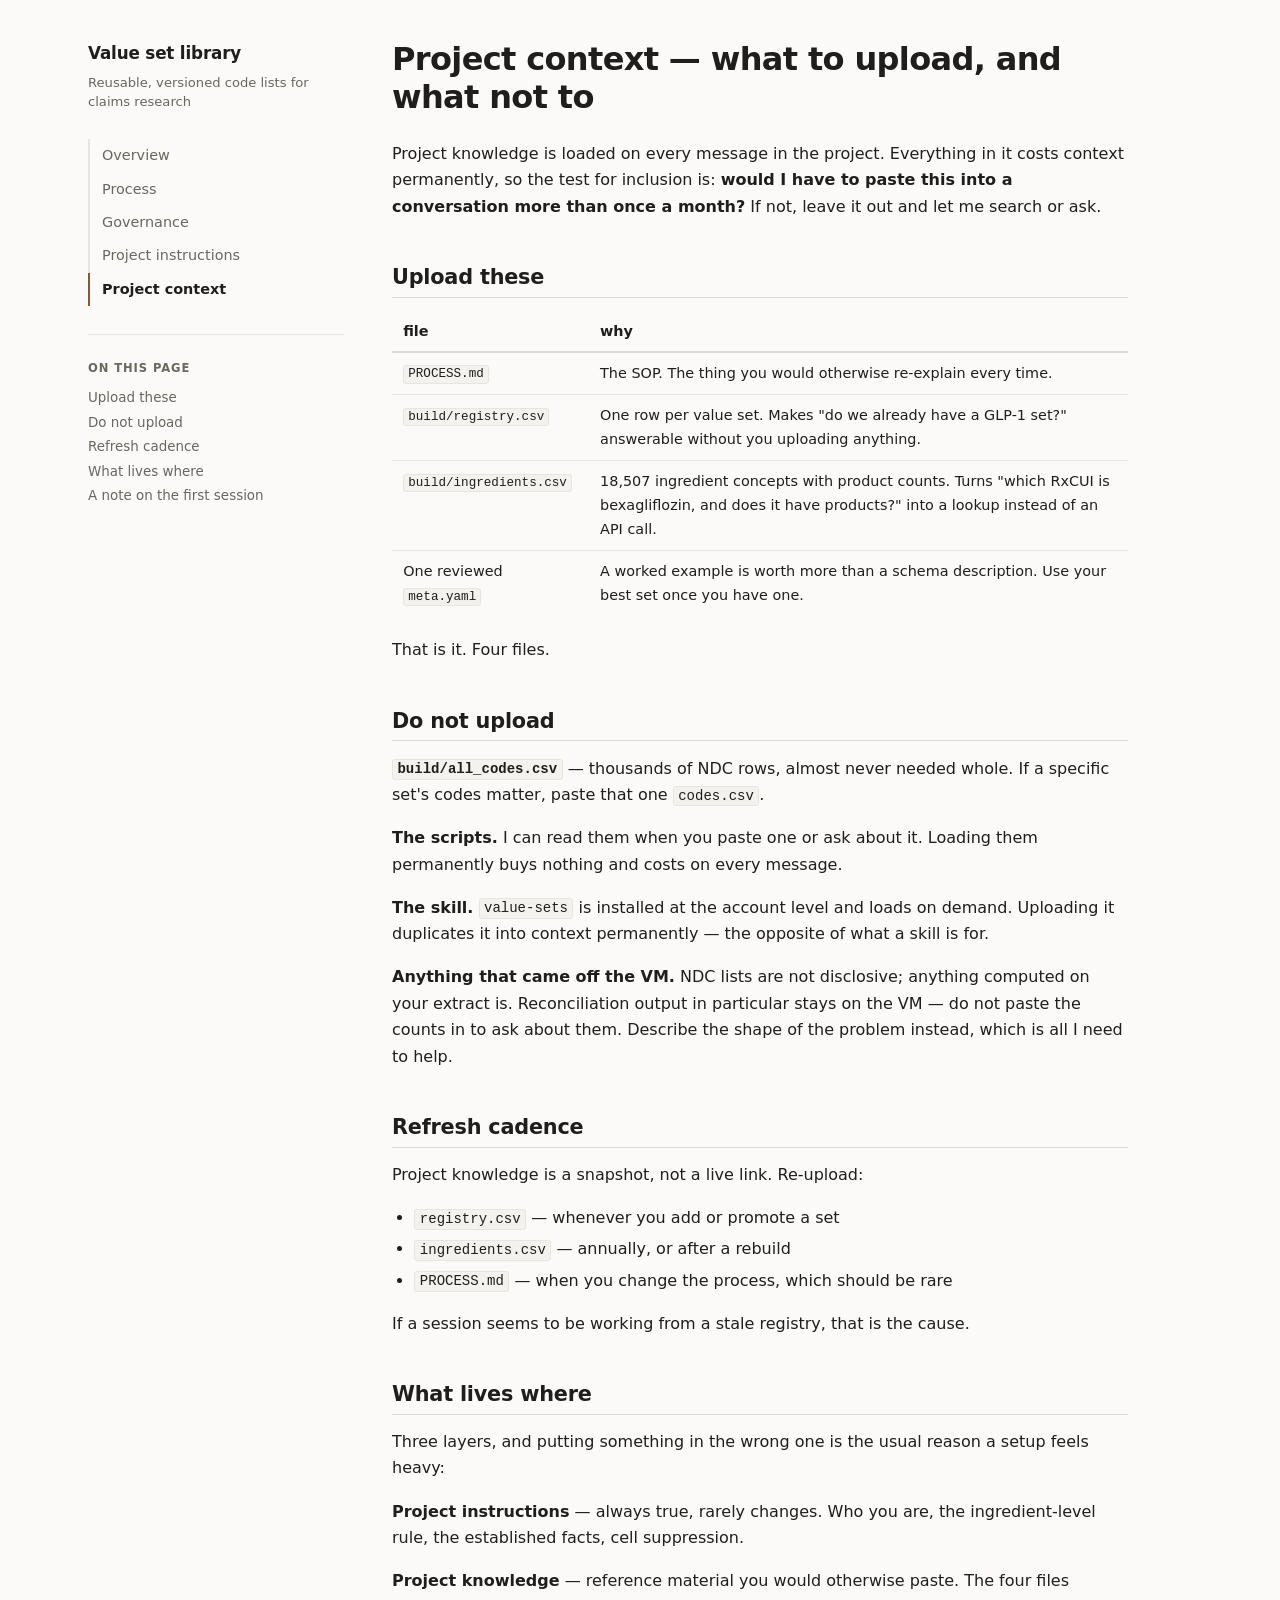
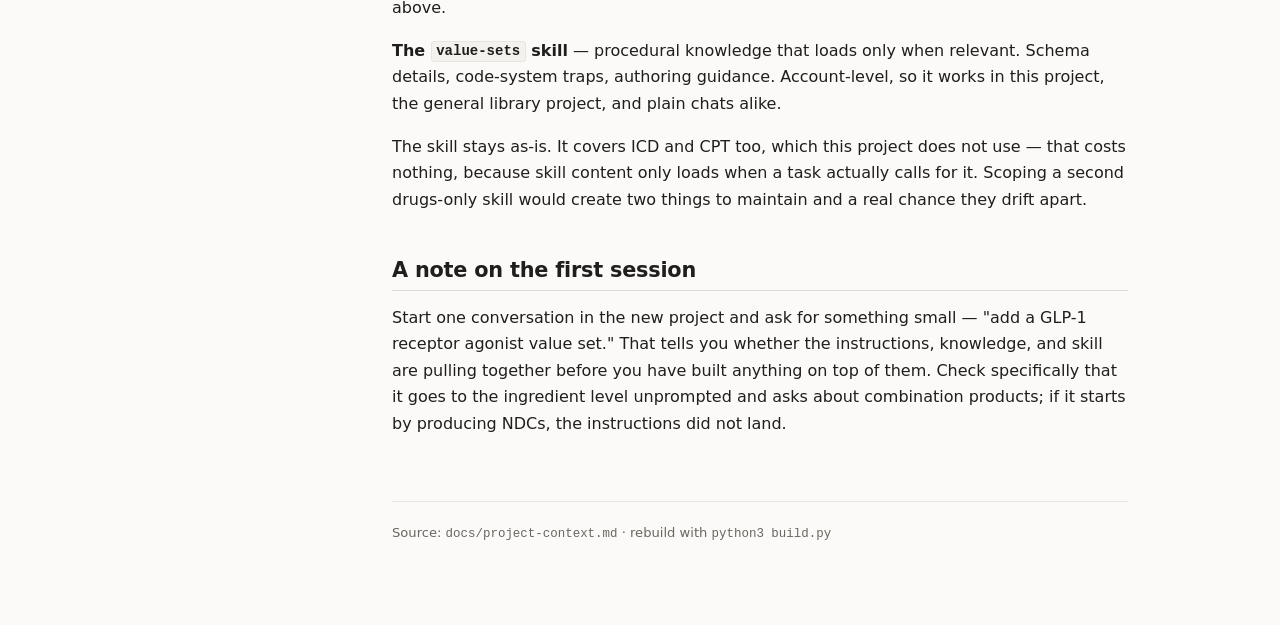
<file: project-context.html>
<!doctype html>
<html lang="en">
<head>
<meta charset="utf-8">
<meta name="viewport" content="width=device-width, initial-scale=1">
<title>Project context — what to upload, and what not to — Value set library</title>
<meta name="description" content="Project knowledge is loaded on every message in the project. Everything in it">
<link rel="stylesheet" href="assets/style.css">
<link rel="stylesheet" href="assets/highlight.css">
<link rel="icon" href="data:image/svg+xml,<svg xmlns='http://www.w3.org/2000/svg' viewBox='0 0 16 16'><text y='13' font-size='14'>&#128203;</text></svg>">
</head>
<body>
<a class="skip" href="#main">Skip to content</a>
<div class="layout">
<header class="sidebar">
  <div class="brand">
    <a href="index.html">Value set library</a>
    <p>Reusable, versioned code lists for claims research</p>
  </div>
  <nav class="site-nav" aria-label="Site">
    <ul>
      <li><a href="index.html">Overview</a></li>
      <li><a href="process.html">Process</a></li>
      <li><a href="governance.html">Governance</a></li>
      <li><a href="project-instructions.html">Project instructions</a></li>
      <li><a href="project-context.html" class="current" aria-current="page">Project context</a></li>
    </ul>
  </nav>
  <nav class="page-toc" aria-label="On this page">
    <h2>On this page</h2>
    <ul>
      <li><a href="#upload-these">Upload these</a></li>
      <li><a href="#do-not-upload">Do not upload</a></li>
      <li><a href="#refresh-cadence">Refresh cadence</a></li>
      <li><a href="#what-lives-where">What lives where</a></li>
      <li><a href="#a-note-on-the-first-session">A note on the first session</a></li>
    </ul>
  </nav>

</header>
<main id="main">
  <article class="prose">
<h1 id="project-context-what-to-upload-and-what-not-to">Project context — what to upload, and what not to<a class="headerlink" href="#project-context-what-to-upload-and-what-not-to" title="Link to this section">#</a></h1>
<p>Project knowledge is loaded on every message in the project. Everything in it
costs context permanently, so the test for inclusion is: <strong>would I have to
paste this into a conversation more than once a month?</strong> If not, leave it out
and let me search or ask.</p>
<h2 id="upload-these">Upload these<a class="headerlink" href="#upload-these" title="Link to this section">#</a></h2>
<div class="table-scroll"><table>
<thead>
<tr>
<th>file</th>
<th>why</th>
</tr>
</thead>
<tbody>
<tr>
<td><code>PROCESS.md</code></td>
<td>The SOP. The thing you would otherwise re-explain every time.</td>
</tr>
<tr>
<td><code>build/registry.csv</code></td>
<td>One row per value set. Makes "do we already have a GLP-1 set?" answerable without you uploading anything.</td>
</tr>
<tr>
<td><code>build/ingredients.csv</code></td>
<td>18,507 ingredient concepts with product counts. Turns "which RxCUI is bexagliflozin, and does it have products?" into a lookup instead of an API call.</td>
</tr>
<tr>
<td>One reviewed <code>meta.yaml</code></td>
<td>A worked example is worth more than a schema description. Use your best set once you have one.</td>
</tr>
</tbody>
</table></div>
<p>That is it. Four files.</p>
<h2 id="do-not-upload">Do not upload<a class="headerlink" href="#do-not-upload" title="Link to this section">#</a></h2>
<p><strong><code>build/all_codes.csv</code></strong> — thousands of NDC rows, almost never needed whole. If
a specific set's codes matter, paste that one <code>codes.csv</code>.</p>
<p><strong>The scripts.</strong> I can read them when you paste one or ask about it. Loading
them permanently buys nothing and costs on every message.</p>
<p><strong>The skill.</strong> <code>value-sets</code> is installed at the account level and loads on
demand. Uploading it duplicates it into context permanently — the opposite of
what a skill is for.</p>
<p><strong>Anything that came off the VM.</strong> NDC lists are not disclosive; anything
computed on your extract is. Reconciliation output in particular stays on the
VM — do not paste the counts in to ask about them. Describe the shape of the
problem instead, which is all I need to help.</p>
<h2 id="refresh-cadence">Refresh cadence<a class="headerlink" href="#refresh-cadence" title="Link to this section">#</a></h2>
<p>Project knowledge is a snapshot, not a live link. Re-upload:</p>
<ul>
<li><code>registry.csv</code> — whenever you add or promote a set</li>
<li><code>ingredients.csv</code> — annually, or after a rebuild</li>
<li><code>PROCESS.md</code> — when you change the process, which should be rare</li>
</ul>
<p>If a session seems to be working from a stale registry, that is the cause.</p>
<h2 id="what-lives-where">What lives where<a class="headerlink" href="#what-lives-where" title="Link to this section">#</a></h2>
<p>Three layers, and putting something in the wrong one is the usual reason a
setup feels heavy:</p>
<p><strong>Project instructions</strong> — always true, rarely changes. Who you are, the
ingredient-level rule, the established facts, cell suppression.</p>
<p><strong>Project knowledge</strong> — reference material you would otherwise paste. The four
files above.</p>
<p><strong>The <code>value-sets</code> skill</strong> — procedural knowledge that loads only when relevant.
Schema details, code-system traps, authoring guidance. Account-level, so it
works in this project, the general library project, and plain chats alike.</p>
<p>The skill stays as-is. It covers ICD and CPT too, which this project does not
use — that costs nothing, because skill content only loads when a task actually
calls for it. Scoping a second drugs-only skill would create two things to
maintain and a real chance they drift apart.</p>
<h2 id="a-note-on-the-first-session">A note on the first session<a class="headerlink" href="#a-note-on-the-first-session" title="Link to this section">#</a></h2>
<p>Start one conversation in the new project and ask for something small — "add a
GLP-1 receptor agonist value set." That tells you whether the instructions,
knowledge, and skill are pulling together before you have built anything on
top of them. Check specifically that it goes to the ingredient level unprompted
and asks about combination products; if it starts by producing NDCs, the
instructions did not land.</p>
  </article>
  <footer class="page-footer">
    <p>Source: <code>docs/project-context.md</code> &middot; rebuild with <code>python3 build.py</code></p>
  </footer>
</main>
</div>
</body>
</html>
</file>
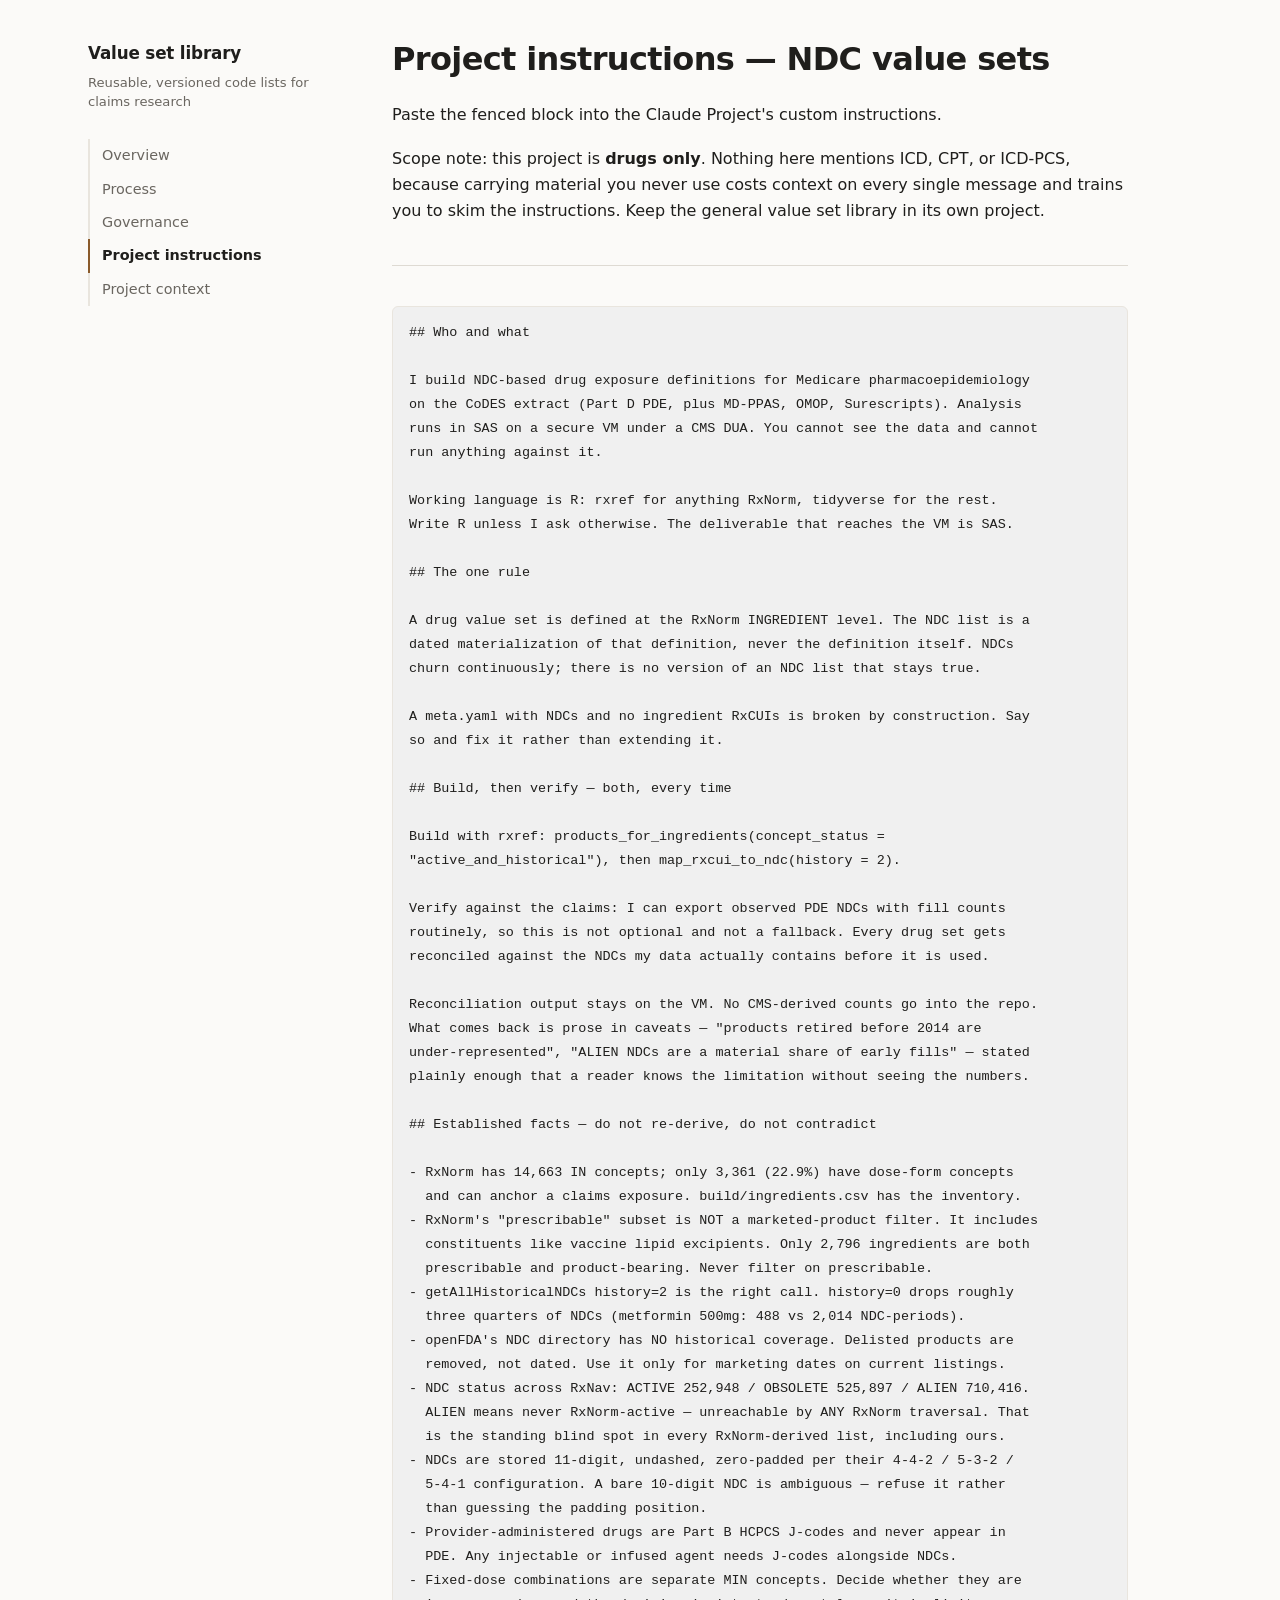
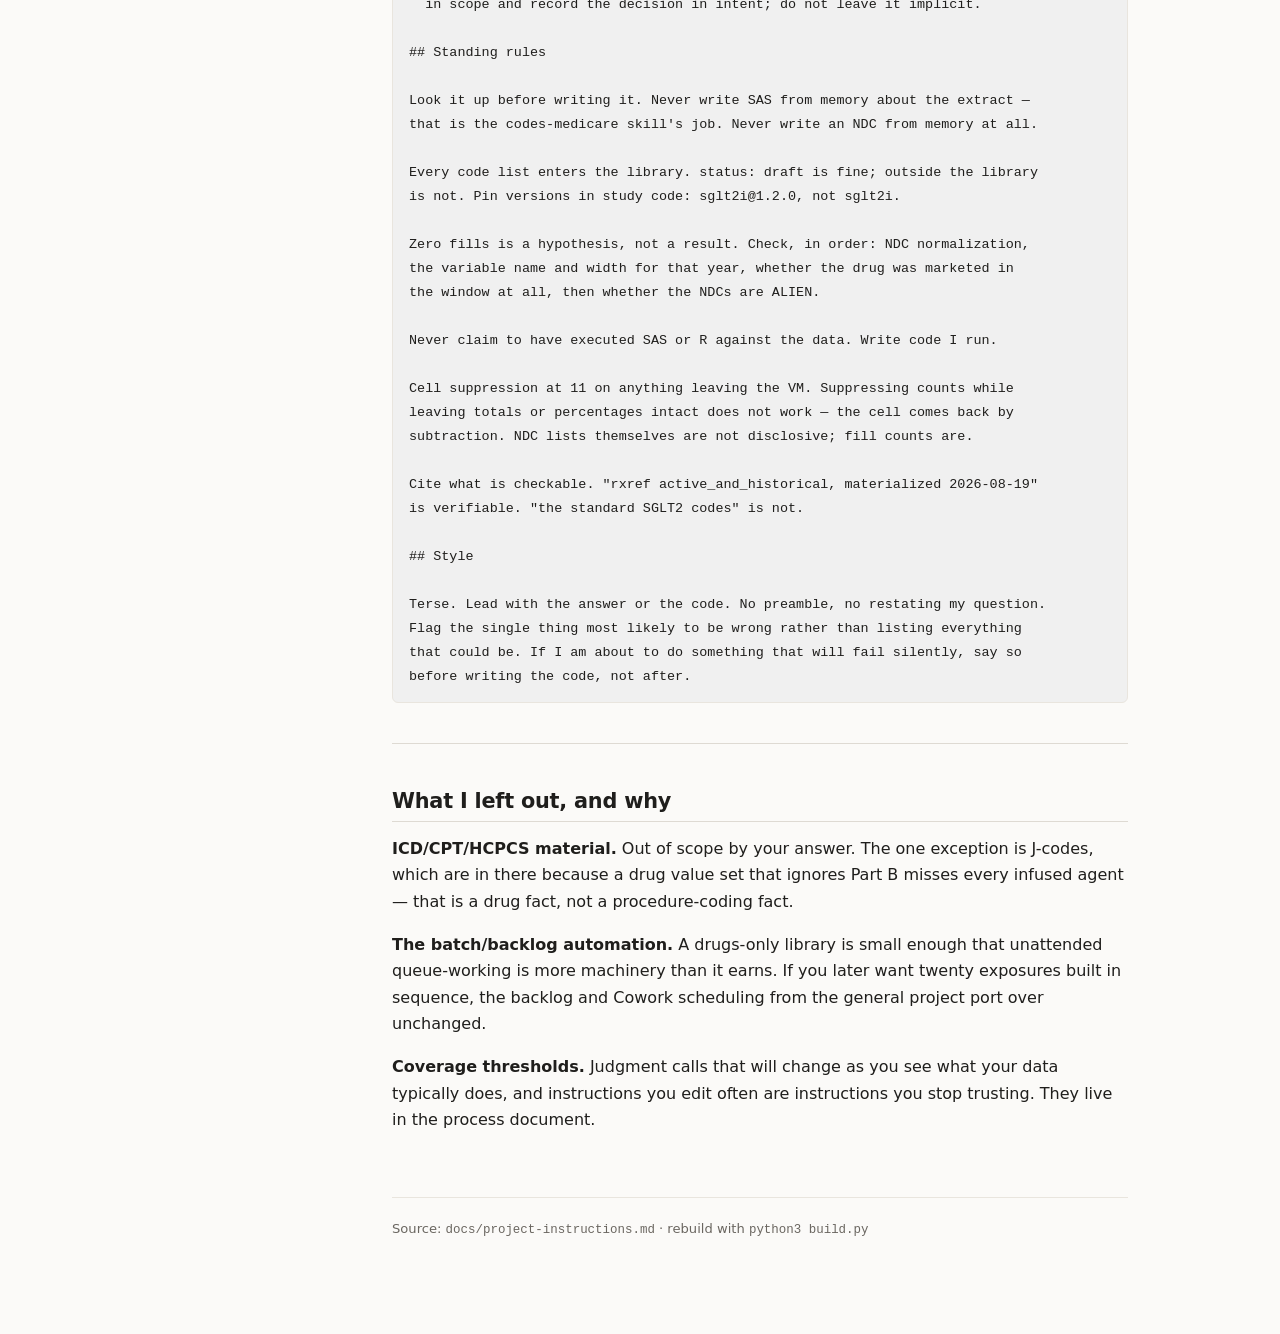
<file: project-instructions.html>
<!doctype html>
<html lang="en">
<head>
<meta charset="utf-8">
<meta name="viewport" content="width=device-width, initial-scale=1">
<title>Project instructions — NDC value sets — Value set library</title>
<meta name="description" content="Paste the fenced block into the Claude Project&#x27;s custom instructions.">
<link rel="stylesheet" href="assets/style.css">
<link rel="stylesheet" href="assets/highlight.css">
<link rel="icon" href="data:image/svg+xml,<svg xmlns='http://www.w3.org/2000/svg' viewBox='0 0 16 16'><text y='13' font-size='14'>&#128203;</text></svg>">
</head>
<body>
<a class="skip" href="#main">Skip to content</a>
<div class="layout">
<header class="sidebar">
  <div class="brand">
    <a href="index.html">Value set library</a>
    <p>Reusable, versioned code lists for claims research</p>
  </div>
  <nav class="site-nav" aria-label="Site">
    <ul>
      <li><a href="index.html">Overview</a></li>
      <li><a href="process.html">Process</a></li>
      <li><a href="governance.html">Governance</a></li>
      <li><a href="project-instructions.html" class="current" aria-current="page">Project instructions</a></li>
      <li><a href="project-context.html">Project context</a></li>
    </ul>
  </nav>

</header>
<main id="main">
  <article class="prose">
<h1 id="project-instructions-ndc-value-sets">Project instructions — NDC value sets<a class="headerlink" href="#project-instructions-ndc-value-sets" title="Link to this section">#</a></h1>
<p>Paste the fenced block into the Claude Project's custom instructions.</p>
<p>Scope note: this project is <strong>drugs only</strong>. Nothing here mentions ICD, CPT, or
ICD-PCS, because carrying material you never use costs context on every single
message and trains you to skim the instructions. Keep the general value set
library in its own project.</p>
<hr />
<div class="codehilite"><pre><span></span><code>## Who and what

I build NDC-based drug exposure definitions for Medicare pharmacoepidemiology
on the CoDES extract (Part D PDE, plus MD-PPAS, OMOP, Surescripts). Analysis
runs in SAS on a secure VM under a CMS DUA. You cannot see the data and cannot
run anything against it.

Working language is R: rxref for anything RxNorm, tidyverse for the rest.
Write R unless I ask otherwise. The deliverable that reaches the VM is SAS.

## The one rule

A drug value set is defined at the RxNorm INGREDIENT level. The NDC list is a
dated materialization of that definition, never the definition itself. NDCs
churn continuously; there is no version of an NDC list that stays true.

A meta.yaml with NDCs and no ingredient RxCUIs is broken by construction. Say
so and fix it rather than extending it.

## Build, then verify — both, every time

Build with rxref: products_for_ingredients(concept_status =
"active_and_historical"), then map_rxcui_to_ndc(history = 2).

Verify against the claims: I can export observed PDE NDCs with fill counts
routinely, so this is not optional and not a fallback. Every drug set gets
reconciled against the NDCs my data actually contains before it is used.

Reconciliation output stays on the VM. No CMS-derived counts go into the repo.
What comes back is prose in caveats — "products retired before 2014 are
under-represented", "ALIEN NDCs are a material share of early fills" — stated
plainly enough that a reader knows the limitation without seeing the numbers.

## Established facts — do not re-derive, do not contradict

- RxNorm has 14,663 IN concepts; only 3,361 (22.9%) have dose-form concepts
  and can anchor a claims exposure. build/ingredients.csv has the inventory.
- RxNorm's "prescribable" subset is NOT a marketed-product filter. It includes
  constituents like vaccine lipid excipients. Only 2,796 ingredients are both
  prescribable and product-bearing. Never filter on prescribable.
- getAllHistoricalNDCs history=2 is the right call. history=0 drops roughly
  three quarters of NDCs (metformin 500mg: 488 vs 2,014 NDC-periods).
- openFDA's NDC directory has NO historical coverage. Delisted products are
  removed, not dated. Use it only for marketing dates on current listings.
- NDC status across RxNav: ACTIVE 252,948 / OBSOLETE 525,897 / ALIEN 710,416.
  ALIEN means never RxNorm-active — unreachable by ANY RxNorm traversal. That
  is the standing blind spot in every RxNorm-derived list, including ours.
- NDCs are stored 11-digit, undashed, zero-padded per their 4-4-2 / 5-3-2 /
  5-4-1 configuration. A bare 10-digit NDC is ambiguous — refuse it rather
  than guessing the padding position.
- Provider-administered drugs are Part B HCPCS J-codes and never appear in
  PDE. Any injectable or infused agent needs J-codes alongside NDCs.
- Fixed-dose combinations are separate MIN concepts. Decide whether they are
  in scope and record the decision in intent; do not leave it implicit.

## Standing rules

Look it up before writing it. Never write SAS from memory about the extract —
that is the codes-medicare skill's job. Never write an NDC from memory at all.

Every code list enters the library. status: draft is fine; outside the library
is not. Pin versions in study code: sglt2i@1.2.0, not sglt2i.

Zero fills is a hypothesis, not a result. Check, in order: NDC normalization,
the variable name and width for that year, whether the drug was marketed in
the window at all, then whether the NDCs are ALIEN.

Never claim to have executed SAS or R against the data. Write code I run.

Cell suppression at 11 on anything leaving the VM. Suppressing counts while
leaving totals or percentages intact does not work — the cell comes back by
subtraction. NDC lists themselves are not disclosive; fill counts are.

Cite what is checkable. "rxref active_and_historical, materialized 2026-08-19"
is verifiable. "the standard SGLT2 codes" is not.

## Style

Terse. Lead with the answer or the code. No preamble, no restating my question.
Flag the single thing most likely to be wrong rather than listing everything
that could be. If I am about to do something that will fail silently, say so
before writing the code, not after.
</code></pre></div>

<hr />
<h2 id="what-i-left-out-and-why">What I left out, and why<a class="headerlink" href="#what-i-left-out-and-why" title="Link to this section">#</a></h2>
<p><strong>ICD/CPT/HCPCS material.</strong> Out of scope by your answer. The one exception is
J-codes, which are in there because a drug value set that ignores Part B
misses every infused agent — that is a drug fact, not a procedure-coding fact.</p>
<p><strong>The batch/backlog automation.</strong> A drugs-only library is small enough that
unattended queue-working is more machinery than it earns. If you later want
twenty exposures built in sequence, the backlog and Cowork scheduling from the
general project port over unchanged.</p>
<p><strong>Coverage thresholds.</strong> Judgment calls that will change as you see what your
data typically does, and instructions you edit often are instructions you stop
trusting. They live in the process document.</p>
  </article>
  <footer class="page-footer">
    <p>Source: <code>docs/project-instructions.md</code> &middot; rebuild with <code>python3 build.py</code></p>
  </footer>
</main>
</div>
</body>
</html>
</file>
<file: assets/style.css>
/* Value set library — documentation site */

:root {
  --bg:        #fbfaf8;
  --bg-soft:   #f2f0ec;
  --bg-code:   #f4f2ee;
  --text:      #1f1e1c;
  --text-mute: #6a6660;
  --rule:      #dedad3;
  --rule-soft: #e9e5de;
  --link:      #1a5c66;
  --link-hover:#0f3d45;
  --accent:    #8a5a2b;
  --sans: ui-sans-serif, system-ui, -apple-system, "Segoe UI", Roboto,
          "Helvetica Neue", Arial, sans-serif;
  --mono: ui-monospace, SFMono-Regular, "SF Mono", Menlo, Consolas,
          "Liberation Mono", monospace;
}

@media (prefers-color-scheme: dark) {
  :root {
    --bg:        #17181b;
    --bg-soft:   #1e2024;
    --bg-code:   #1c1e22;
    --text:      #e4e2de;
    --text-mute: #9b968e;
    --rule:      #2f3237;
    --rule-soft: #26292d;
    --link:      #6fc0cc;
    --link-hover:#a2dbe4;
    --accent:    #d3a06a;
  }
}

* { box-sizing: border-box; }

html { -webkit-text-size-adjust: 100%; }

body {
  margin: 0;
  background: var(--bg);
  color: var(--text);
  font-family: var(--sans);
  font-size: 16px;
  line-height: 1.65;
}

a { color: var(--link); text-decoration-thickness: 1px; text-underline-offset: 2px; }
a:hover { color: var(--link-hover); }

.skip {
  position: absolute;
  left: -9999px;
}
.skip:focus {
  left: 1rem; top: 1rem; z-index: 10;
  background: var(--bg-soft); padding: .5rem .75rem; border-radius: 4px;
}

/* ---------- layout ---------- */

.layout {
  display: grid;
  grid-template-columns: 16rem minmax(0, 1fr);
  gap: 3rem;
  max-width: 72rem;
  margin: 0 auto;
  padding: 0 1.5rem;
}

.sidebar {
  position: sticky;
  top: 0;
  align-self: start;
  max-height: 100vh;
  overflow-y: auto;
  padding: 2.5rem 0 3rem;
}

main {
  min-width: 0;
  padding: 2.5rem 0 5rem;
  max-width: 46rem;
}

@media (max-width: 900px) {
  .layout { grid-template-columns: 1fr; gap: 0; }
  .sidebar {
    position: static; max-height: none; overflow: visible;
    padding: 2rem 0 1.5rem;
    border-bottom: 1px solid var(--rule);
  }
  main { padding-top: 2rem; }
  .page-toc { display: none; }
}

/* ---------- sidebar ---------- */

.brand a {
  font-size: 1.05rem;
  font-weight: 650;
  color: var(--text);
  text-decoration: none;
  letter-spacing: -0.01em;
}
.brand p {
  margin: .35rem 0 0;
  font-size: .82rem;
  line-height: 1.45;
  color: var(--text-mute);
}

.sidebar nav { margin-top: 1.75rem; }
.sidebar nav ul { list-style: none; margin: 0; padding: 0; }
.sidebar nav li { margin: 0; }

.site-nav a {
  display: block;
  padding: .3rem 0 .3rem .75rem;
  border-left: 2px solid var(--rule-soft);
  color: var(--text-mute);
  text-decoration: none;
  font-size: .9rem;
}
.site-nav a:hover { color: var(--text); border-left-color: var(--rule); }
.site-nav a.current {
  color: var(--text);
  font-weight: 600;
  border-left-color: var(--accent);
}

.page-toc h2 {
  margin: 0 0 .5rem;
  font-size: .72rem;
  letter-spacing: .08em;
  text-transform: uppercase;
  color: var(--text-mute);
  font-weight: 600;
  border: 0;
  padding: 0;
}
.page-toc a {
  display: block;
  padding: .18rem 0;
  color: var(--text-mute);
  text-decoration: none;
  font-size: .84rem;
  line-height: 1.4;
}
.page-toc a:hover { color: var(--link); }

@media (min-width: 901px) {
  .page-toc { margin-top: 2rem; padding-top: 1.5rem; border-top: 1px solid var(--rule-soft); }
}

/* ---------- prose ---------- */

.prose > :first-child { margin-top: 0; }

.prose h1 {
  font-size: 2rem;
  line-height: 1.2;
  letter-spacing: -0.02em;
  margin: 0 0 1.5rem;
  font-weight: 650;
}

.prose h2 {
  font-size: 1.3rem;
  line-height: 1.3;
  letter-spacing: -0.01em;
  margin: 2.75rem 0 .9rem;
  padding-bottom: .35rem;
  border-bottom: 1px solid var(--rule);
  font-weight: 620;
}

.prose h3 {
  font-size: 1.05rem;
  margin: 2rem 0 .6rem;
  font-weight: 620;
}

.prose p { margin: 0 0 1.05rem; }

.prose ul, .prose ol { margin: 0 0 1.05rem; padding-left: 1.4rem; }
.prose li { margin: .3rem 0; }
.prose li > ul, .prose li > ol { margin-bottom: .3rem; }

.prose strong { font-weight: 650; }

.prose hr {
  border: 0;
  border-top: 1px solid var(--rule);
  margin: 2.5rem 0;
}

.prose blockquote {
  margin: 0 0 1.05rem;
  padding: .1rem 0 .1rem 1rem;
  border-left: 3px solid var(--rule);
  color: var(--text-mute);
}

/* heading anchors from the toc extension */
.prose .headerlink {
  margin-left: .4rem;
  color: var(--rule);
  text-decoration: none;
  font-weight: 400;
  opacity: 0;
  transition: opacity .12s;
}
.prose h1:hover .headerlink,
.prose h2:hover .headerlink,
.prose h3:hover .headerlink,
.prose .headerlink:focus { opacity: 1; color: var(--link); }

/* ---------- code ---------- */

.prose code {
  font-family: var(--mono);
  font-size: .875em;
  background: var(--bg-code);
  border: 1px solid var(--rule-soft);
  border-radius: 3px;
  padding: .1em .32em;
  word-break: break-word;
}

.prose pre, .codehilite {
  background: var(--bg-code);
  border: 1px solid var(--rule-soft);
  border-radius: 6px;
  margin: 0 0 1.2rem;
  overflow-x: auto;
}
.codehilite pre { margin: 0; border: 0; border-radius: 0; background: none; }
.prose pre { padding: .85rem 1rem; line-height: 1.5; }
.prose pre code {
  background: none;
  border: 0;
  padding: 0;
  font-size: .84rem;
  word-break: normal;
}

/* ---------- tables ---------- */

.table-scroll { overflow-x: auto; margin: 0 0 1.3rem; }

.prose table {
  border-collapse: collapse;
  width: 100%;
  font-size: .9rem;
  margin: 0;
}
.prose thead th {
  text-align: left;
  font-weight: 620;
  border-bottom: 2px solid var(--rule);
  padding: .5rem .7rem .45rem;
  white-space: nowrap;
}
.prose tbody td {
  border-bottom: 1px solid var(--rule-soft);
  padding: .55rem .7rem;
  vertical-align: top;
}
.prose tbody tr:last-child td { border-bottom: 0; }
.prose td code { white-space: nowrap; }

/* ---------- footer ---------- */

.page-footer {
  margin-top: 4rem;
  padding-top: 1.25rem;
  border-top: 1px solid var(--rule-soft);
  color: var(--text-mute);
  font-size: .82rem;
}
.page-footer p { margin: 0; }
.page-footer code {
  font-family: var(--mono);
  font-size: .95em;
}
</file>
<file: assets/highlight.css>
/* GENERATED by build.py — do not edit */
pre { line-height: 125%; }
td.linenos .normal { color: #666666; background-color: transparent; padding-left: 5px; padding-right: 5px; }
span.linenos { color: #666666; background-color: transparent; padding-left: 5px; padding-right: 5px; }
td.linenos .special { color: #000000; background-color: #ffffc0; padding-left: 5px; padding-right: 5px; }
span.linenos.special { color: #000000; background-color: #ffffc0; padding-left: 5px; padding-right: 5px; }
.codehilite .hll { background-color: #ffffcc }
.codehilite { background: #f0f0f0; }
.codehilite .c { color: #60A0B0; font-style: italic } /* Comment */
.codehilite .err { border: 1px solid #F00 } /* Error */
.codehilite .k { color: #007020; font-weight: bold } /* Keyword */
.codehilite .o { color: #666 } /* Operator */
.codehilite .ch { color: #60A0B0; font-style: italic } /* Comment.Hashbang */
.codehilite .cm { color: #60A0B0; font-style: italic } /* Comment.Multiline */
.codehilite .cp { color: #007020 } /* Comment.Preproc */
.codehilite .cpf { color: #60A0B0; font-style: italic } /* Comment.PreprocFile */
.codehilite .c1 { color: #60A0B0; font-style: italic } /* Comment.Single */
.codehilite .cs { color: #60A0B0; background-color: #FFF0F0 } /* Comment.Special */
.codehilite .gd { color: #A00000 } /* Generic.Deleted */
.codehilite .ge { font-style: italic } /* Generic.Emph */
.codehilite .ges { font-weight: bold; font-style: italic } /* Generic.EmphStrong */
.codehilite .gr { color: #F00 } /* Generic.Error */
.codehilite .gh { color: #000080; font-weight: bold } /* Generic.Heading */
.codehilite .gi { color: #00A000 } /* Generic.Inserted */
.codehilite .go { color: #888 } /* Generic.Output */
.codehilite .gp { color: #C65D09; font-weight: bold } /* Generic.Prompt */
.codehilite .gs { font-weight: bold } /* Generic.Strong */
.codehilite .gu { color: #800080; font-weight: bold } /* Generic.Subheading */
.codehilite .gt { color: #04D } /* Generic.Traceback */
.codehilite .kc { color: #007020; font-weight: bold } /* Keyword.Constant */
.codehilite .kd { color: #007020; font-weight: bold } /* Keyword.Declaration */
.codehilite .kn { color: #007020; font-weight: bold } /* Keyword.Namespace */
.codehilite .kp { color: #007020 } /* Keyword.Pseudo */
.codehilite .kr { color: #007020; font-weight: bold } /* Keyword.Reserved */
.codehilite .kt { color: #902000 } /* Keyword.Type */
.codehilite .m { color: #40A070 } /* Literal.Number */
.codehilite .s { color: #4070A0 } /* Literal.String */
.codehilite .na { color: #4070A0 } /* Name.Attribute */
.codehilite .nb { color: #007020 } /* Name.Builtin */
.codehilite .nc { color: #0E84B5; font-weight: bold } /* Name.Class */
.codehilite .no { color: #60ADD5 } /* Name.Constant */
.codehilite .nd { color: #555; font-weight: bold } /* Name.Decorator */
.codehilite .ni { color: #D55537; font-weight: bold } /* Name.Entity */
.codehilite .ne { color: #007020 } /* Name.Exception */
.codehilite .nf { color: #06287E } /* Name.Function */
.codehilite .nl { color: #002070; font-weight: bold } /* Name.Label */
.codehilite .nn { color: #0E84B5; font-weight: bold } /* Name.Namespace */
.codehilite .nt { color: #062873; font-weight: bold } /* Name.Tag */
.codehilite .nv { color: #BB60D5 } /* Name.Variable */
.codehilite .ow { color: #007020; font-weight: bold } /* Operator.Word */
.codehilite .w { color: #BBB } /* Text.Whitespace */
.codehilite .mb { color: #40A070 } /* Literal.Number.Bin */
.codehilite .mf { color: #40A070 } /* Literal.Number.Float */
.codehilite .mh { color: #40A070 } /* Literal.Number.Hex */
.codehilite .mi { color: #40A070 } /* Literal.Number.Integer */
.codehilite .mo { color: #40A070 } /* Literal.Number.Oct */
.codehilite .sa { color: #4070A0 } /* Literal.String.Affix */
.codehilite .sb { color: #4070A0 } /* Literal.String.Backtick */
.codehilite .sc { color: #4070A0 } /* Literal.String.Char */
.codehilite .dl { color: #4070A0 } /* Literal.String.Delimiter */
.codehilite .sd { color: #4070A0; font-style: italic } /* Literal.String.Doc */
.codehilite .s2 { color: #4070A0 } /* Literal.String.Double */
.codehilite .se { color: #4070A0; font-weight: bold } /* Literal.String.Escape */
.codehilite .sh { color: #4070A0 } /* Literal.String.Heredoc */
.codehilite .si { color: #70A0D0; font-style: italic } /* Literal.String.Interpol */
.codehilite .sx { color: #C65D09 } /* Literal.String.Other */
.codehilite .sr { color: #235388 } /* Literal.String.Regex */
.codehilite .s1 { color: #4070A0 } /* Literal.String.Single */
.codehilite .ss { color: #517918 } /* Literal.String.Symbol */
.codehilite .bp { color: #007020 } /* Name.Builtin.Pseudo */
.codehilite .fm { color: #06287E } /* Name.Function.Magic */
.codehilite .vc { color: #BB60D5 } /* Name.Variable.Class */
.codehilite .vg { color: #BB60D5 } /* Name.Variable.Global */
.codehilite .vi { color: #BB60D5 } /* Name.Variable.Instance */
.codehilite .vm { color: #BB60D5 } /* Name.Variable.Magic */
.codehilite .il { color: #40A070 } /* Literal.Number.Integer.Long */
@media (prefers-color-scheme: dark) {
  pre { line-height: 125%; }
  td.linenos .normal { color: inherit; background-color: transparent; padding-left: 5px; padding-right: 5px; }
  span.linenos { color: inherit; background-color: transparent; padding-left: 5px; padding-right: 5px; }
  td.linenos .special { color: #000000; background-color: #ffffc0; padding-left: 5px; padding-right: 5px; }
  span.linenos.special { color: #000000; background-color: #ffffc0; padding-left: 5px; padding-right: 5px; }
  .codehilite .hll { background-color: #49483e }
  .codehilite { background: #232629; color: #CCC }
  .codehilite .c { color: #777; font-style: italic } /* Comment */
  .codehilite .err { color: #A61717; background-color: #E3D2D2 } /* Error */
  .codehilite .esc { color: #CCC } /* Escape */
  .codehilite .g { color: #CCC } /* Generic */
  .codehilite .k { color: #7686BB; font-weight: bold } /* Keyword */
  .codehilite .l { color: #CCC } /* Literal */
  .codehilite .n { color: #CCC } /* Name */
  .codehilite .o { color: #CCC } /* Operator */
  .codehilite .x { color: #CCC } /* Other */
  .codehilite .p { color: #CCC } /* Punctuation */
  .codehilite .ch { color: #777; font-style: italic } /* Comment.Hashbang */
  .codehilite .cm { color: #777; font-style: italic } /* Comment.Multiline */
  .codehilite .cp { color: #777; font-style: italic } /* Comment.Preproc */
  .codehilite .cpf { color: #777; font-style: italic } /* Comment.PreprocFile */
  .codehilite .c1 { color: #777; font-style: italic } /* Comment.Single */
  .codehilite .cs { color: #777; font-style: italic } /* Comment.Special */
  .codehilite .gd { color: #CCC } /* Generic.Deleted */
  .codehilite .ge { color: #CCC } /* Generic.Emph */
  .codehilite .ges { color: #CCC } /* Generic.EmphStrong */
  .codehilite .gr { color: #CCC } /* Generic.Error */
  .codehilite .gh { color: #CCC } /* Generic.Heading */
  .codehilite .gi { color: #CCC } /* Generic.Inserted */
  .codehilite .go { color: #CCC } /* Generic.Output */
  .codehilite .gp { color: #FFF } /* Generic.Prompt */
  .codehilite .gs { color: #CCC } /* Generic.Strong */
  .codehilite .gu { color: #CCC } /* Generic.Subheading */
  .codehilite .gt { color: #CCC } /* Generic.Traceback */
  .codehilite .kc { color: #7686BB; font-weight: bold } /* Keyword.Constant */
  .codehilite .kd { color: #7686BB; font-weight: bold } /* Keyword.Declaration */
  .codehilite .kn { color: #7686BB; font-weight: bold } /* Keyword.Namespace */
  .codehilite .kp { color: #7686BB; font-weight: bold } /* Keyword.Pseudo */
  .codehilite .kr { color: #7686BB; font-weight: bold } /* Keyword.Reserved */
  .codehilite .kt { color: #7686BB; font-weight: bold } /* Keyword.Type */
  .codehilite .ld { color: #CCC } /* Literal.Date */
  .codehilite .m { color: #4FB8CC } /* Literal.Number */
  .codehilite .s { color: #51CC99 } /* Literal.String */
  .codehilite .na { color: #CCC } /* Name.Attribute */
  .codehilite .nb { color: #CCC } /* Name.Builtin */
  .codehilite .nc { color: #CCC } /* Name.Class */
  .codehilite .no { color: #CCC } /* Name.Constant */
  .codehilite .nd { color: #CCC } /* Name.Decorator */
  .codehilite .ni { color: #CCC } /* Name.Entity */
  .codehilite .ne { color: #CCC } /* Name.Exception */
  .codehilite .nf { color: #6A6AFF } /* Name.Function */
  .codehilite .nl { color: #CCC } /* Name.Label */
  .codehilite .nn { color: #CCC } /* Name.Namespace */
  .codehilite .nx { color: #E2828E } /* Name.Other */
  .codehilite .py { color: #CCC } /* Name.Property */
  .codehilite .nt { color: #CCC } /* Name.Tag */
  .codehilite .nv { color: #7AB4DB; font-weight: bold } /* Name.Variable */
  .codehilite .ow { color: #CCC } /* Operator.Word */
  .codehilite .pm { color: #CCC } /* Punctuation.Marker */
  .codehilite .w { color: #BBB } /* Text.Whitespace */
  .codehilite .mb { color: #4FB8CC } /* Literal.Number.Bin */
  .codehilite .mf { color: #4FB8CC } /* Literal.Number.Float */
  .codehilite .mh { color: #4FB8CC } /* Literal.Number.Hex */
  .codehilite .mi { color: #4FB8CC } /* Literal.Number.Integer */
  .codehilite .mo { color: #4FB8CC } /* Literal.Number.Oct */
  .codehilite .sa { color: #51CC99 } /* Literal.String.Affix */
  .codehilite .sb { color: #51CC99 } /* Literal.String.Backtick */
  .codehilite .sc { color: #51CC99 } /* Literal.String.Char */
  .codehilite .dl { color: #51CC99 } /* Literal.String.Delimiter */
  .codehilite .sd { color: #51CC99 } /* Literal.String.Doc */
  .codehilite .s2 { color: #51CC99 } /* Literal.String.Double */
  .codehilite .se { color: #51CC99 } /* Literal.String.Escape */
  .codehilite .sh { color: #51CC99 } /* Literal.String.Heredoc */
  .codehilite .si { color: #51CC99 } /* Literal.String.Interpol */
  .codehilite .sx { color: #51CC99 } /* Literal.String.Other */
  .codehilite .sr { color: #51CC99 } /* Literal.String.Regex */
  .codehilite .s1 { color: #51CC99 } /* Literal.String.Single */
  .codehilite .ss { color: #51CC99 } /* Literal.String.Symbol */
  .codehilite .bp { color: #CCC } /* Name.Builtin.Pseudo */
  .codehilite .fm { color: #6A6AFF } /* Name.Function.Magic */
  .codehilite .vc { color: #7AB4DB; font-weight: bold } /* Name.Variable.Class */
  .codehilite .vg { color: #BE646C; font-weight: bold } /* Name.Variable.Global */
  .codehilite .vi { color: #7AB4DB; font-weight: bold } /* Name.Variable.Instance */
  .codehilite .vm { color: #7AB4DB; font-weight: bold } /* Name.Variable.Magic */
  .codehilite .il { color: #4FB8CC } /* Literal.Number.Integer.Long */
}
</file>
